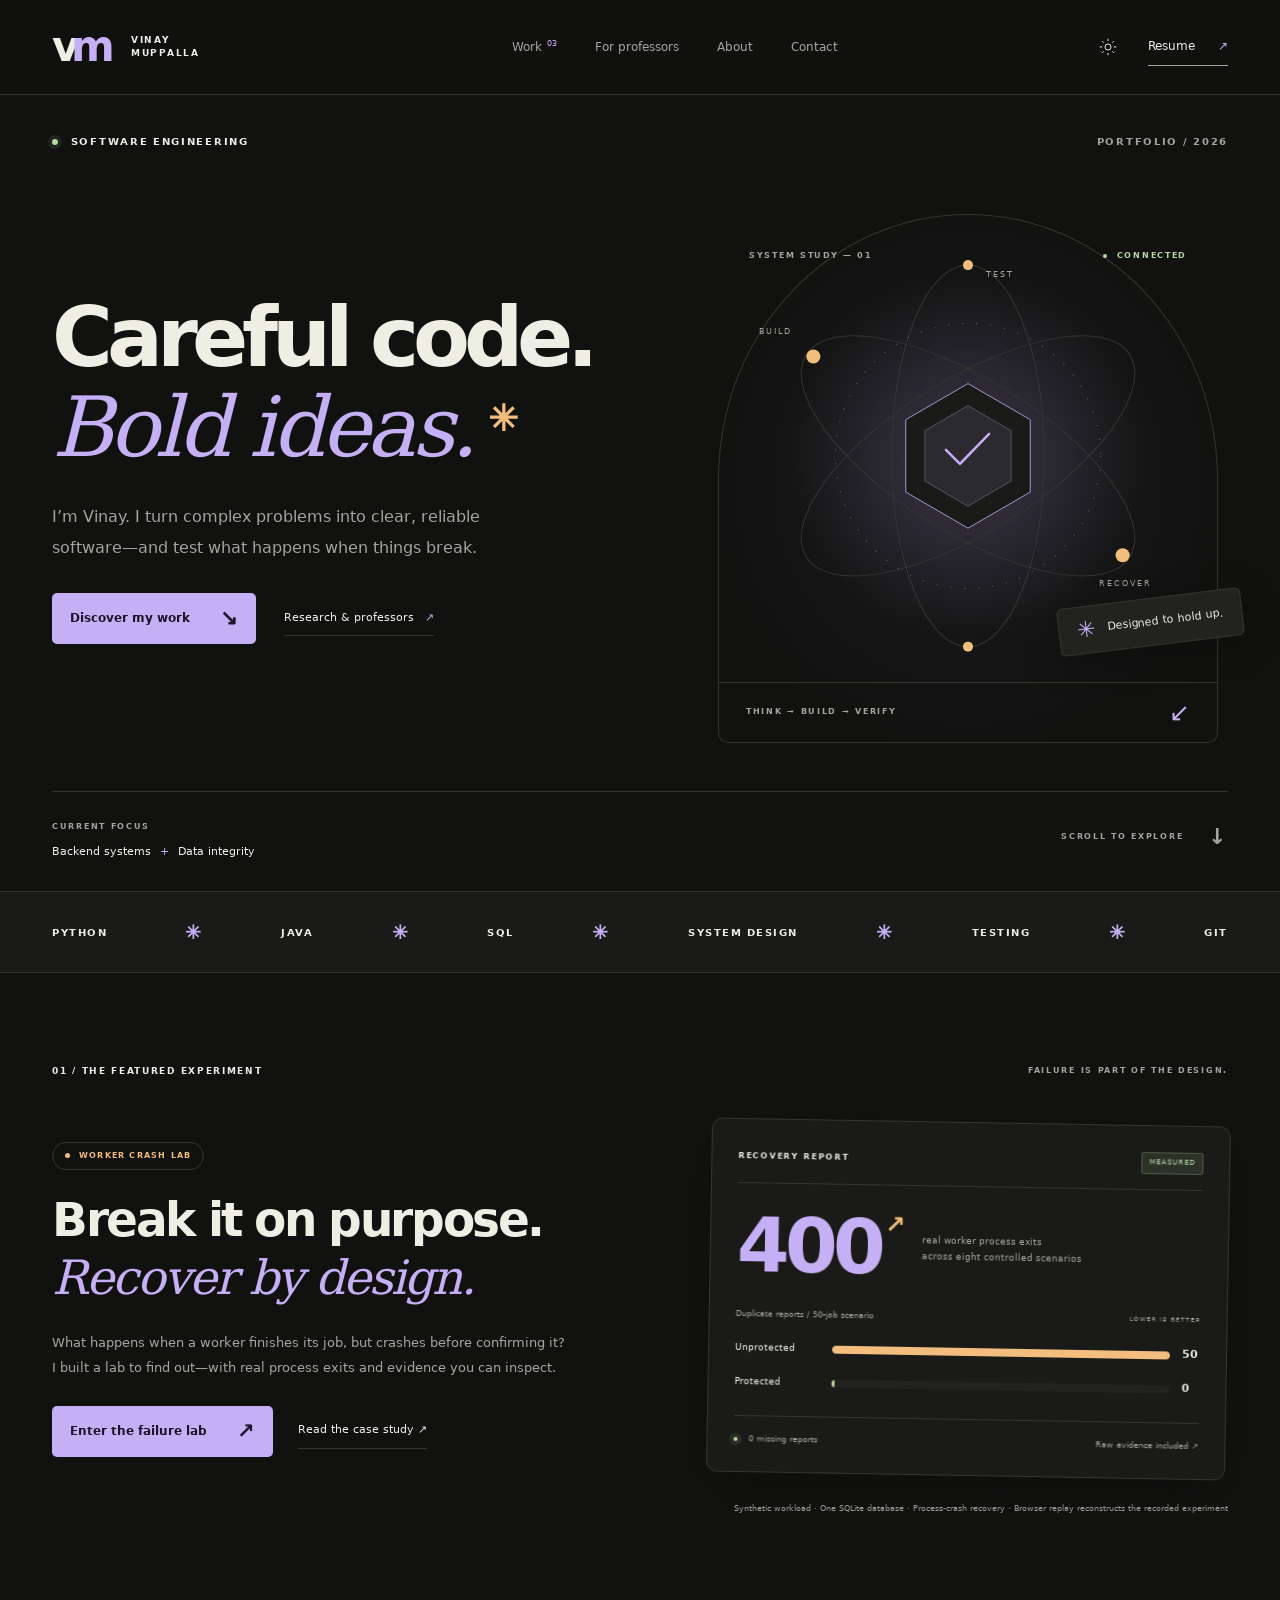
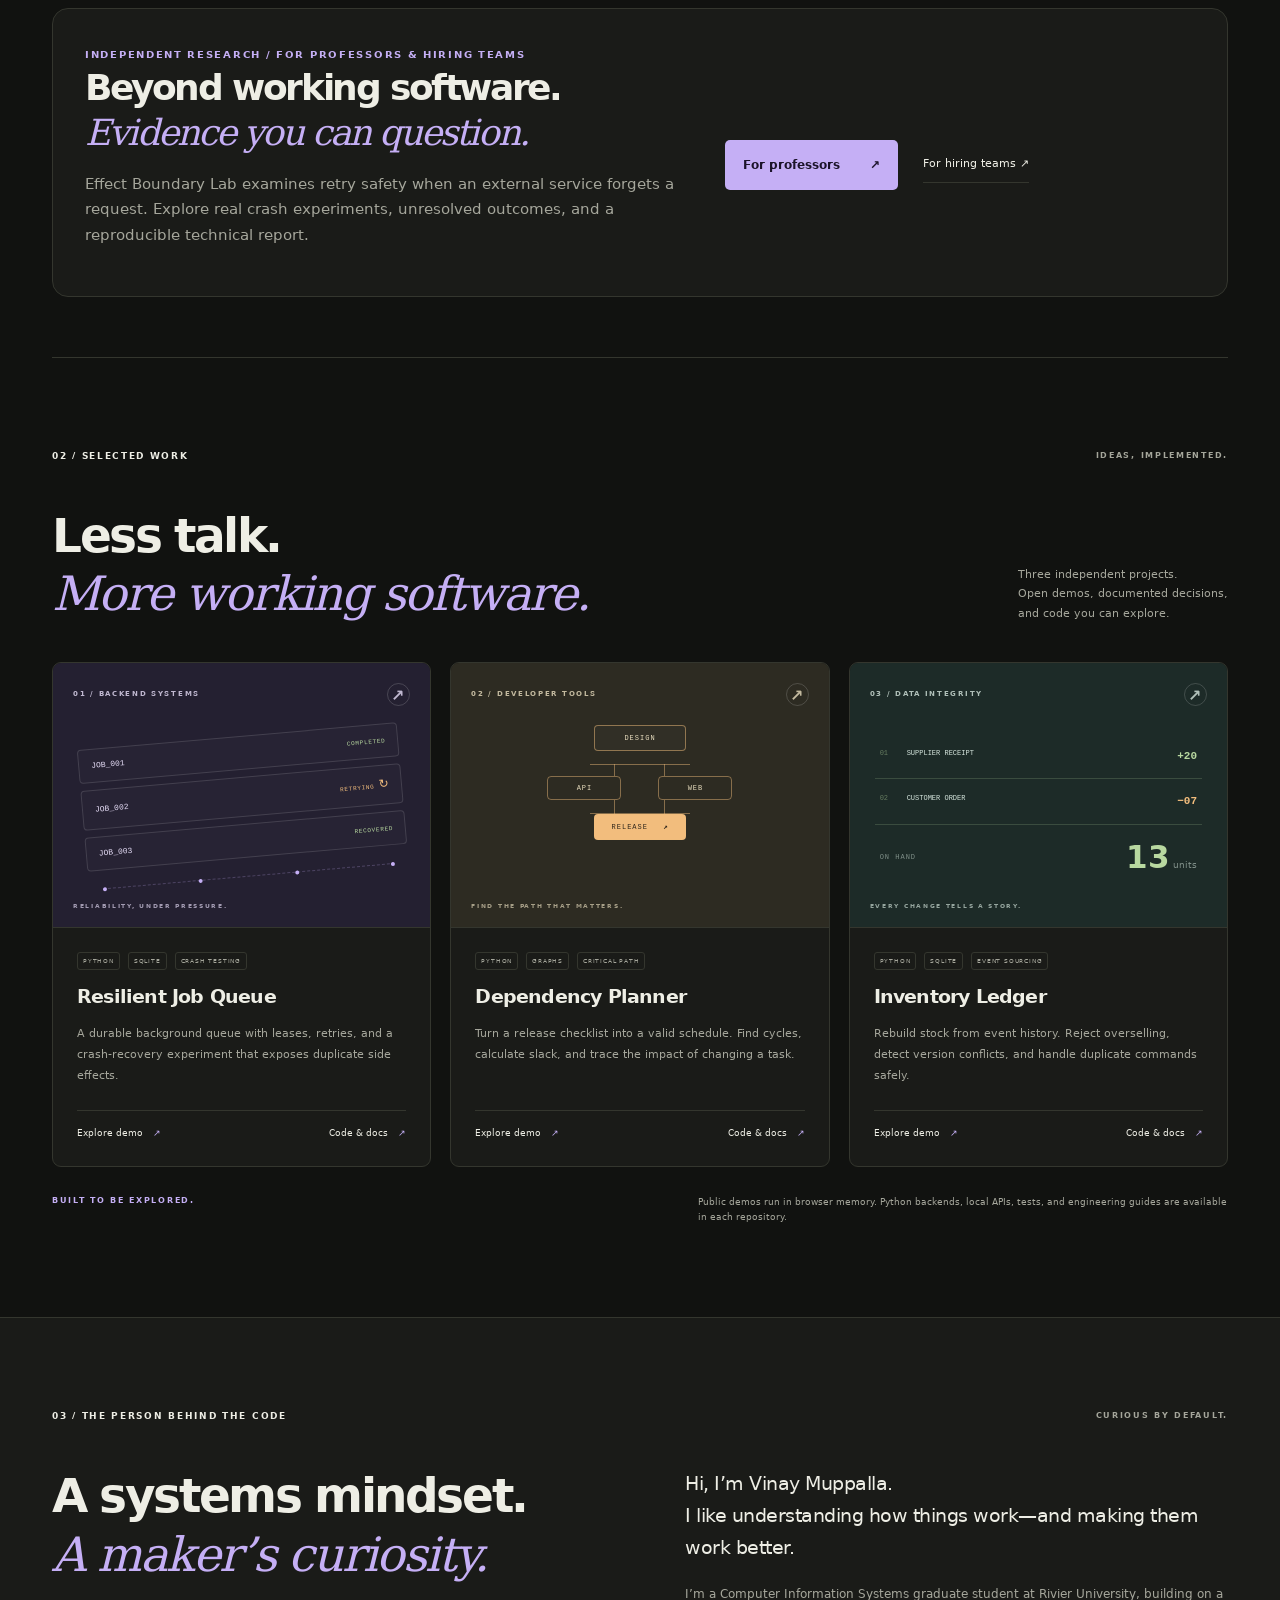
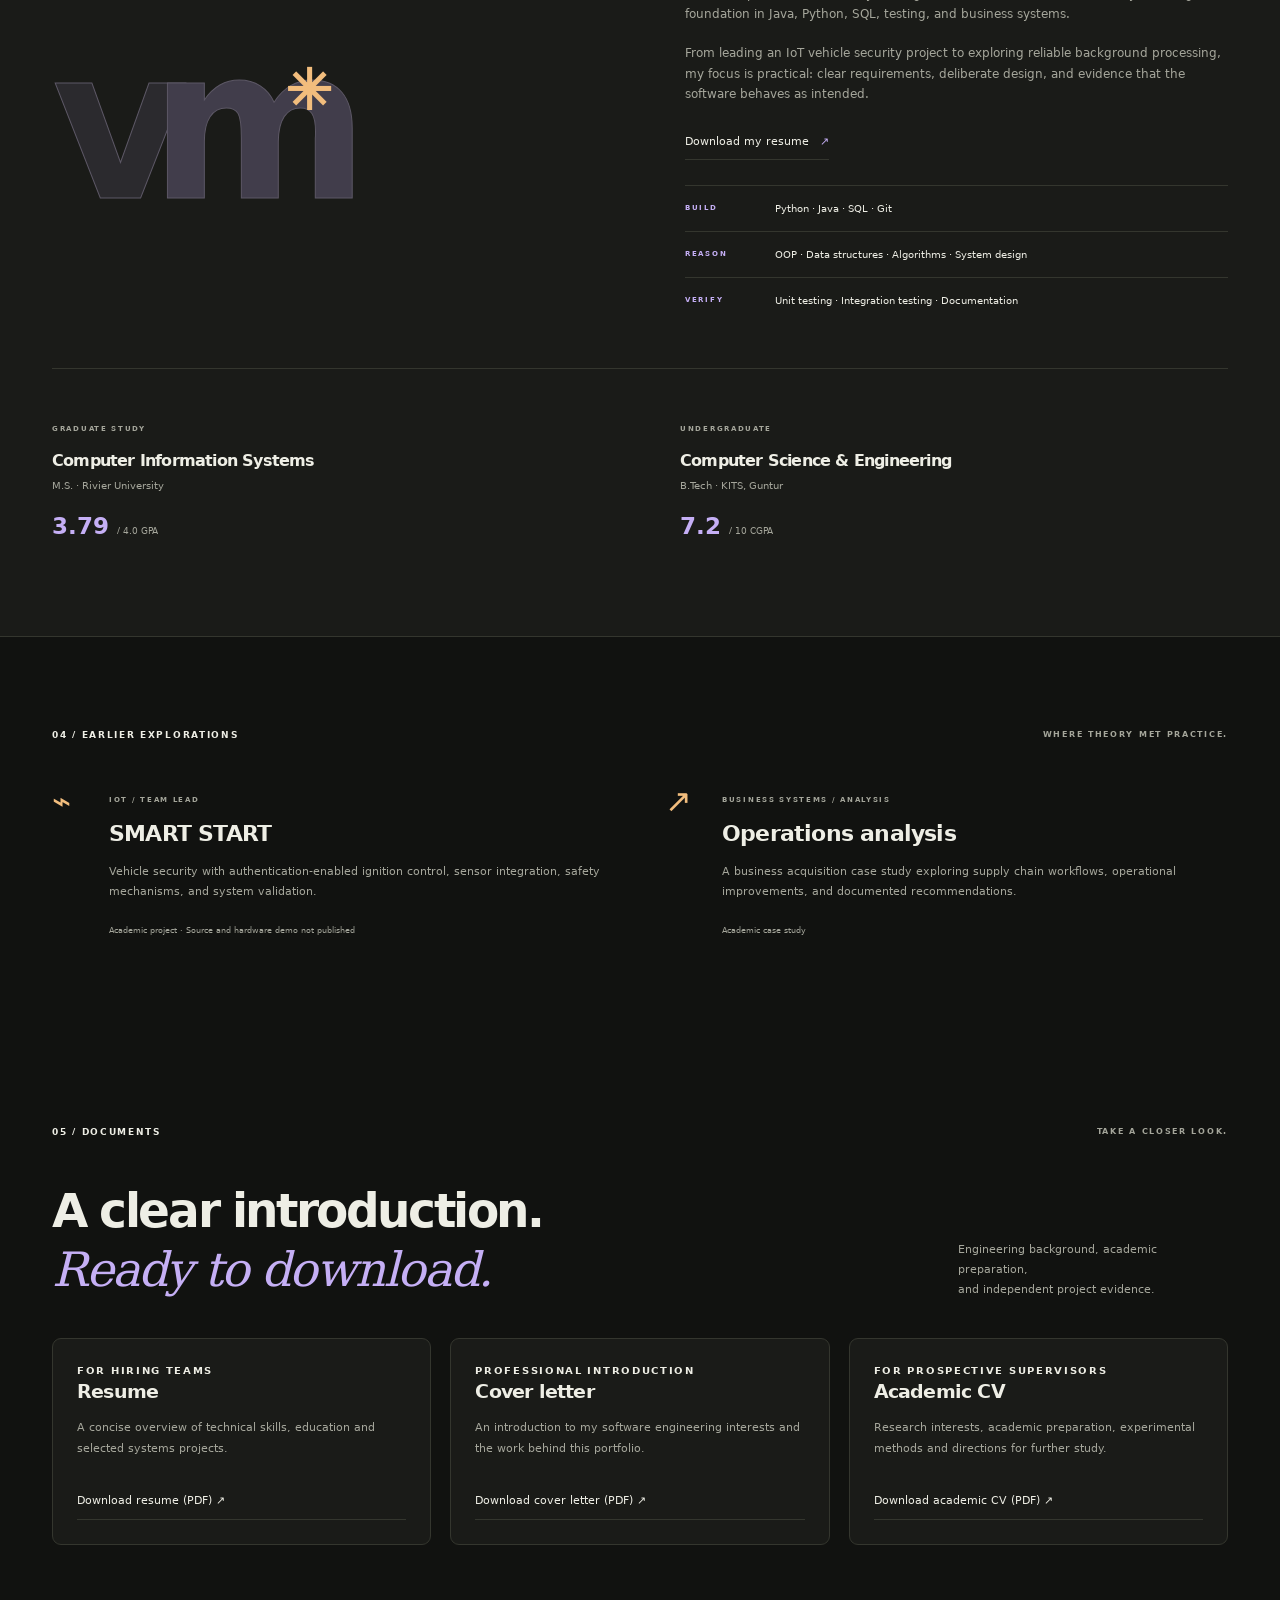
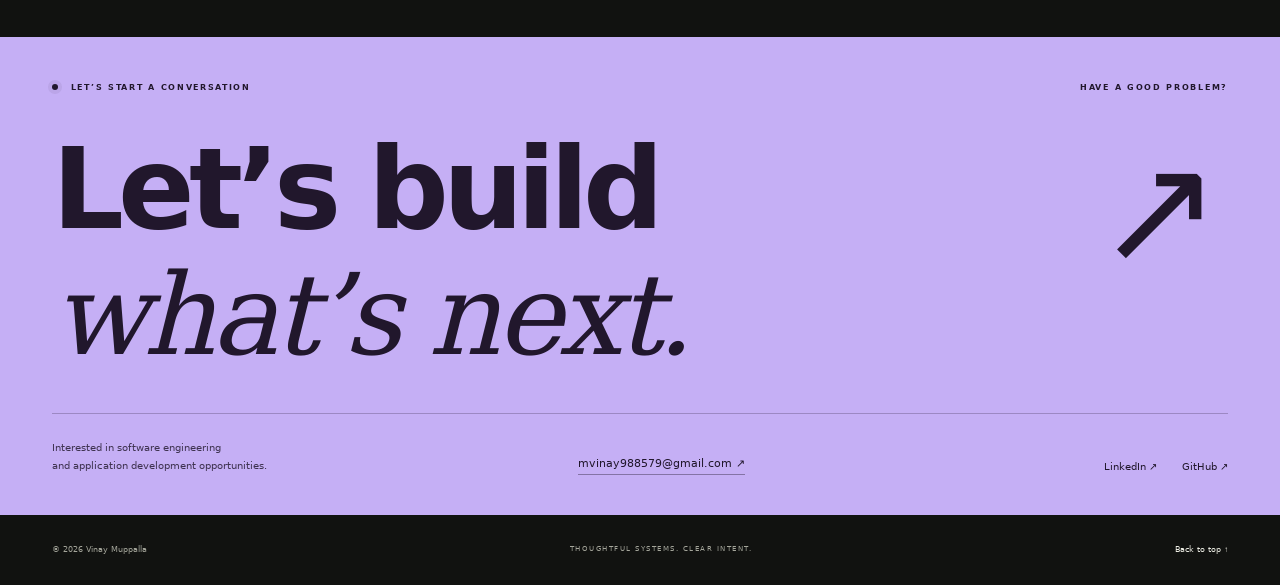
<file: index.html>
<!doctype html>
<html lang="en" data-theme="dark">
<head>
  <meta charset="utf-8">
  <meta name="viewport" content="width=device-width,initial-scale=1">
  <meta name="theme-color" content="#111210">
  <meta name="description" content="Vinay Muppalla — software engineering, thoughtful systems, and experiments you can reproduce. Explore the Worker Crash Lab and interactive Python projects.">
  <title>Vinay Muppalla — Code with intention.</title>
  <link rel="preload" href="assets/fonts/studio-sans.woff" as="font" type="font/woff" crossorigin>
  <link rel="preload" href="assets/fonts/studio-sans-bold.woff" as="font" type="font/woff" crossorigin>
  <link rel="stylesheet" href="style.css"><link rel="stylesheet" href="research/research.css">
  <link rel="icon" href="favicon.svg" type="image/svg+xml">
</head>
<body>
<a class="skip" href="#main">Skip to content</a>
<div class="reading-progress" aria-hidden="true"></div>
<header class="site-header">
  <nav aria-label="Main" class="nav shell">
    <a href="#home" class="wordmark" aria-label="Vinay Muppalla home"><span class="brand-mark">v<span>m</span></span><span class="wordmark-name">VINAY<br>MUPPALLA</span></a>
    <div class="nav-links"><a href="#work">Work<span>03</span></a><a href="research/">For professors</a><a href="#about">About</a><a href="#contact">Contact</a></div>
    <div class="nav-actions"><button class="theme-toggle" id="theme-toggle" aria-label="Switch to light theme" title="Switch theme"><svg viewBox="0 0 24 24" aria-hidden="true"><circle cx="12" cy="12" r="4"/><path d="M12 1v3m0 16v3M1 12h3m16 0h3M4.2 4.2l2 2m11.6 11.6 2 2m0-15.6-2 2M6.2 17.8l-2 2"/></svg></button><a class="nav-resume" href="Vinay_Muppalla_Resume.pdf">Resume <span>↗</span></a></div>
  </nav>
</header>
<main id="main">
<section class="hero shell" id="home">
  <div class="hero-top"><span class="micro"><i class="status-dot"></i> SOFTWARE ENGINEERING</span><span class="micro hero-index">PORTFOLIO / 2026</span></div>
  <div class="hero-layout">
    <div class="hero-copy"><h1>Careful code.<br><em>Bold ideas.</em><span class="headline-dot">✳</span></h1><p class="hero-description">I’m Vinay. I turn complex problems into clear, reliable software—and test what happens when things break.</p><div class="hero-cta"><a class="button primary" href="#work">Discover my work <span class="button-icon">↘</span></a><a class="text-link" href="research/">Research & professors <span>↗</span></a></div></div>
    <div class="system-art" aria-label="Abstract illustration of connected software components">
      <div class="art-caption micro"><span>SYSTEM STUDY — 01</span><span class="art-status"><i></i> CONNECTED</span></div>
      <svg class="orbit-art" viewBox="0 0 480 420" aria-hidden="true"><defs><linearGradient id="orbitGradient" x1="0" x2="1"><stop stop-color="#b9a2f5"/><stop offset="1" stop-color="#f1b774"/></linearGradient><radialGradient id="coreGlow"><stop stop-color="#b9a2f5" stop-opacity=".22"/><stop offset="1" stop-color="#b9a2f5" stop-opacity="0"/></radialGradient></defs><circle cx="240" cy="210" r="180" fill="url(#coreGlow)"/><g class="orbit-lines" fill="none"><ellipse cx="240" cy="210" rx="190" ry="76" transform="rotate(-32 240 210)"/><ellipse cx="240" cy="210" rx="190" ry="76" transform="rotate(32 240 210)"/><ellipse cx="240" cy="210" rx="76" ry="190"/></g><g class="orbit-ring" fill="none" stroke="url(#orbitGradient)"><circle cx="240" cy="210" r="132" stroke-dasharray="1 13"/></g><path class="core-outline" d="M240 138 302 174v72l-62 36-62-36v-72z"/><path class="core-inner" d="m240 160 43 25v50l-43 25-43-25v-50z"/><path class="core-symbol" d="m218 204 14 14 29-30"/><g class="nodes"><circle cx="86" cy="111" r="7"/><circle cx="394" cy="309" r="7"/><circle cx="240" cy="20" r="5"/><circle cx="240" cy="400" r="5"/></g><g class="art-labels"><text x="32" y="89">BUILD</text><text x="370" y="340">RECOVER</text><text x="258" y="32">TEST</text></g></svg>
      <div class="art-bottom"><span class="micro">THINK → BUILD → VERIFY</span><a href="#flagship" aria-label="Explore the featured crash lab">↙</a></div>
      <div class="floating-label"><span class="mini-spark">✳</span> Designed to hold up.</div>
    </div>
  </div>
  <div class="hero-bottom"><div><span class="micro">CURRENT FOCUS</span><p>Backend systems <span>+ </span>Data integrity</p></div><a href="#flagship" class="scroll-note micro">SCROLL TO EXPLORE <span>↓</span></a></div>
</section>
<div class="skill-ribbon" aria-label="Core technologies"><div class="shell ribbon-inner"><span>PYTHON</span><i>✳</i><span>JAVA</span><i>✳</i><span>SQL</span><i>✳</i><span>SYSTEM DESIGN</span><i>✳</i><span>TESTING</span><i>✳</i><span>GIT</span></div></div>
<section class="section shell" id="flagship">
  <div class="section-label"><span class="micro">01 / THE FEATURED EXPERIMENT</span><span class="micro muted">FAILURE IS PART OF THE DESIGN.</span></div>
  <div class="feature-grid" data-reveal>
    <div class="feature-copy"><span class="pill"><i></i> WORKER CRASH LAB</span><h2>Break it on purpose.<br><em>Recover by design.</em></h2><p>What happens when a worker finishes its job, but crashes before confirming it? I built a lab to find out—with real process exits and evidence you can inspect.</p><div class="feature-links"><a class="button primary" href="demos/resilient-job-queue/">Enter the failure lab <span class="button-icon">↗</span></a><a class="text-link" href="https://github.com/vinaychowdary9946-blip/resilient-job-queue/blob/main/docs/CRASH_LAB.md">Read the case study ↗</a></div></div>
    <div class="experiment-card"><div class="experiment-heading"><span class="micro">RECOVERY REPORT</span><span class="tiny-badge">MEASURED</span></div><div class="experiment-metric"><strong>400<span>↗</span></strong><p>real worker process exits<br>across eight controlled scenarios</p></div><div class="comparison"><div class="comparison-label"><span>Duplicate reports / 50-job scenario</span><span>LOWER IS BETTER</span></div><div class="compare-row"><span>Unprotected</span><div class="compare-track"><div class="compare-fill unsafe"></div></div><b>50</b></div><div class="compare-row"><span>Protected</span><div class="compare-track"><div class="compare-fill safe"></div></div><b>0</b></div></div><div class="experiment-foot"><span><i class="status-dot"></i> 0 missing reports</span><span>Raw evidence included ↗</span></div></div>
  </div><p class="scope-note">Synthetic workload · One SQLite database · Process-crash recovery · Browser replay reconstructs the recorded experiment</p>
</section>
<section class="shell research-page-teaser" aria-labelledby="research-teaser-title"><div><span class="micro">INDEPENDENT RESEARCH / FOR PROFESSORS & HIRING TEAMS</span><h2 id="research-teaser-title">Beyond working software.<br><em>Evidence you can question.</em></h2><p>Effect Boundary Lab examines retry safety when an external service forgets a request. Explore real crash experiments, unresolved outcomes, and a reproducible technical report.</p></div><div class="feature-links"><a class="button primary" href="research/">For professors <span>↗</span></a><a class="text-link" href="research/?view=hiring">For hiring teams ↗</a></div></section>
<section class="section shell" id="work">
  <div class="section-label"><span class="micro">02 / SELECTED WORK</span><span class="micro muted">IDEAS, IMPLEMENTED.</span></div>
  <div class="section-heading"><h2>Less talk.<br><em>More working software.</em></h2><p>Three independent projects.<br>Open demos, documented decisions,<br>and code you can explore.</p></div>
  <div class="project-grid">
    <article class="project-card queue-card" data-reveal><a class="project-visual" href="demos/resilient-job-queue/" aria-label="Try Resilient Job Queue"><div class="project-visual-top micro"><span>01 / BACKEND SYSTEMS</span><span class="visual-arrow">↗</span></div><div class="queue-graphic" aria-hidden="true"><div class="queue-line"><span>JOB_001</span><span class="state-done">COMPLETED</span></div><div class="queue-line"><span>JOB_002</span><span class="state-retry">RETRYING <i>↻</i></span></div><div class="queue-line"><span>JOB_003</span><span class="state-done">RECOVERED</span></div><div class="queue-route"><span></span><span></span><span></span><span></span></div></div><span class="visual-caption micro">RELIABILITY, UNDER PRESSURE.</span></a><div class="project-body"><div class="tags"><span>PYTHON</span><span>SQLITE</span><span>CRASH TESTING</span></div><h3>Resilient Job Queue</h3><p>A durable background queue with leases, retries, and a crash-recovery experiment that exposes duplicate side effects.</p><div class="project-links"><a href="demos/resilient-job-queue/">Explore demo <span>↗</span></a><a href="https://github.com/vinaychowdary9946-blip/resilient-job-queue">Code & docs <span>↗</span></a></div></div></article>
    <article class="project-card planner-card" data-reveal><a class="project-visual" href="demos/dependency-planner/" aria-label="Try Dependency Planner"><div class="project-visual-top micro"><span>02 / DEVELOPER TOOLS</span><span class="visual-arrow">↗</span></div><div class="planner-graphic" aria-hidden="true"><div class="plan-node design-node">DESIGN</div><div class="plan-branches"><span></span><span></span></div><div class="parallel-nodes"><span>API</span><span>WEB</span></div><div class="plan-branches reverse"><span></span><span></span></div><div class="plan-node release-node">RELEASE <b>↗</b></div></div><span class="visual-caption micro">FIND THE PATH THAT MATTERS.</span></a><div class="project-body"><div class="tags"><span>PYTHON</span><span>GRAPHS</span><span>CRITICAL PATH</span></div><h3>Dependency Planner</h3><p>Turn a release checklist into a valid schedule. Find cycles, calculate slack, and trace the impact of changing a task.</p><div class="project-links"><a href="demos/dependency-planner/">Explore demo <span>↗</span></a><a href="https://github.com/vinaychowdary9946-blip/dependency-planner">Code & docs <span>↗</span></a></div></div></article>
    <article class="project-card ledger-card" data-reveal><a class="project-visual" href="demos/inventory-ledger/" aria-label="Try Inventory Ledger"><div class="project-visual-top micro"><span>03 / DATA INTEGRITY</span><span class="visual-arrow">↗</span></div><div class="ledger-graphic" aria-hidden="true"><div class="ledger-entry"><span>01</span><span>SUPPLIER RECEIPT</span><b>+20</b></div><div class="ledger-entry"><span>02</span><span>CUSTOMER ORDER</span><b>−07</b></div><div class="ledger-total"><span>ON HAND</span><strong>13<span> units</span></strong></div></div><span class="visual-caption micro">EVERY CHANGE TELLS A STORY.</span></a><div class="project-body"><div class="tags"><span>PYTHON</span><span>SQLITE</span><span>EVENT SOURCING</span></div><h3>Inventory Ledger</h3><p>Rebuild stock from event history. Reject overselling, detect version conflicts, and handle duplicate commands safely.</p><div class="project-links"><a href="demos/inventory-ledger/">Explore demo <span>↗</span></a><a href="https://github.com/vinaychowdary9946-blip/inventory-ledger">Code & docs <span>↗</span></a></div></div></article>
  </div><div class="work-note"><span class="micro">BUILT TO BE EXPLORED.</span><p>Public demos run in browser memory. Python backends, local APIs, tests, and engineering guides are available in each repository.</p></div>
</section>
<section class="about-section" id="about"><div class="shell section"><div class="section-label"><span class="micro">03 / THE PERSON BEHIND THE CODE</span><span class="micro muted">CURIOUS BY DEFAULT.</span></div><div class="about-grid"><div data-reveal><h2>A systems mindset.<br><em>A maker’s curiosity.</em></h2><div class="about-monogram" aria-hidden="true"><span>v</span><span>m</span><i>✳</i></div></div><div class="about-copy" data-reveal><p class="about-intro">Hi, I’m Vinay Muppalla.<br>I like understanding how things work—and making them work better.</p><p>I’m a Computer Information Systems graduate student at Rivier University, building on a foundation in Java, Python, SQL, testing, and business systems.</p><p>From leading an IoT vehicle security project to exploring reliable background processing, my focus is practical: clear requirements, deliberate design, and evidence that the software behaves as intended.</p><a class="text-link" href="Vinay_Muppalla_Resume.pdf" download>Download my resume <span>↗</span></a><div class="capability-list"><div><span class="micro">BUILD</span><p>Python · Java · SQL · Git</p></div><div><span class="micro">REASON</span><p>OOP · Data structures · Algorithms · System design</p></div><div><span class="micro">VERIFY</span><p>Unit testing · Integration testing · Documentation</p></div></div></div></div><div class="education-grid" data-reveal><div><span class="micro">GRADUATE STUDY</span><h3>Computer Information Systems</h3><p>M.S. · Rivier University</p><span class="education-grade">3.79 <small>/ 4.0 GPA</small></span></div><div><span class="micro">UNDERGRADUATE</span><h3>Computer Science & Engineering</h3><p>B.Tech · KITS, Guntur</p><span class="education-grade">7.2 <small>/ 10 CGPA</small></span></div></div></div></section>
<section class="section shell academic-section"><div class="section-label"><span class="micro">04 / EARLIER EXPLORATIONS</span><span class="micro muted">WHERE THEORY MET PRACTICE.</span></div><div class="academic-grid"><article data-reveal><span class="academic-icon">⌁</span><div><span class="micro">IOT / TEAM LEAD</span><h3>SMART START</h3><p>Vehicle security with authentication-enabled ignition control, sensor integration, safety mechanisms, and system validation.</p><span class="small muted">Academic project · Source and hardware demo not published</span></div></article><article data-reveal><span class="academic-icon">↗</span><div><span class="micro">BUSINESS SYSTEMS / ANALYSIS</span><h3>Operations analysis</h3><p>A business acquisition case study exploring supply chain workflows, operational improvements, and documented recommendations.</p><span class="small muted">Academic case study</span></div></article></div></section>
<section class="section shell" id="documents" aria-labelledby="documents-title"><div class="section-label"><span class="micro">05 / DOCUMENTS</span><span class="micro muted">TAKE A CLOSER LOOK.</span></div><div class="section-heading"><h2 id="documents-title">A clear introduction.<br><em>Ready to download.</em></h2><p>Engineering background, academic preparation,<br>and independent project evidence.</p></div><div class="project-grid"><article class="project-card"><div class="project-body"><span class="micro">FOR HIRING TEAMS</span><h3>Resume</h3><p>A concise overview of technical skills, education and selected systems projects.</p><a class="text-link" href="Vinay_Muppalla_Resume.pdf" download>Download resume (PDF) ↗</a></div></article><article class="project-card"><div class="project-body"><span class="micro">PROFESSIONAL INTRODUCTION</span><h3>Cover letter</h3><p>An introduction to my software engineering interests and the work behind this portfolio.</p><a class="text-link" href="Vinay_Muppalla_Cover_Letter.pdf" download>Download cover letter (PDF) ↗</a></div></article><article class="project-card"><div class="project-body"><span class="micro">FOR PROSPECTIVE SUPERVISORS</span><h3>Academic CV</h3><p>Research interests, academic preparation, experimental methods and directions for further study.</p><a class="text-link" href="Vinay_Muppalla_Academic_CV.pdf" download>Download academic CV (PDF) ↗</a></div></article></div></section>
<section class="contact-section" id="contact"><div class="shell"><div class="contact-top"><span class="micro"><i class="status-dot"></i> LET’S START A CONVERSATION</span><span class="micro">HAVE A GOOD PROBLEM?</span></div><a class="contact-heading" href="mailto:mvinay988579@gmail.com">Let’s build<br><em>what’s next.</em><span>↗</span></a><div class="contact-bottom"><p>Interested in software engineering<br>and application development opportunities.</p><a class="email-link" href="mailto:mvinay988579@gmail.com">mvinay988579@gmail.com ↗</a><div class="social-links"><a href="https://www.linkedin.com/in/muppalla-vinay">LinkedIn ↗</a><a href="https://github.com/vinaychowdary9946-blip">GitHub ↗</a></div></div></div></section>
<footer class="shell"><span>© 2026 Vinay Muppalla</span><span>THOUGHTFUL SYSTEMS. CLEAR INTENT.</span><a href="#home">Back to top ↑</a></footer>
</main>
<script src="app.js" defer></script>
</body></html>
</file>
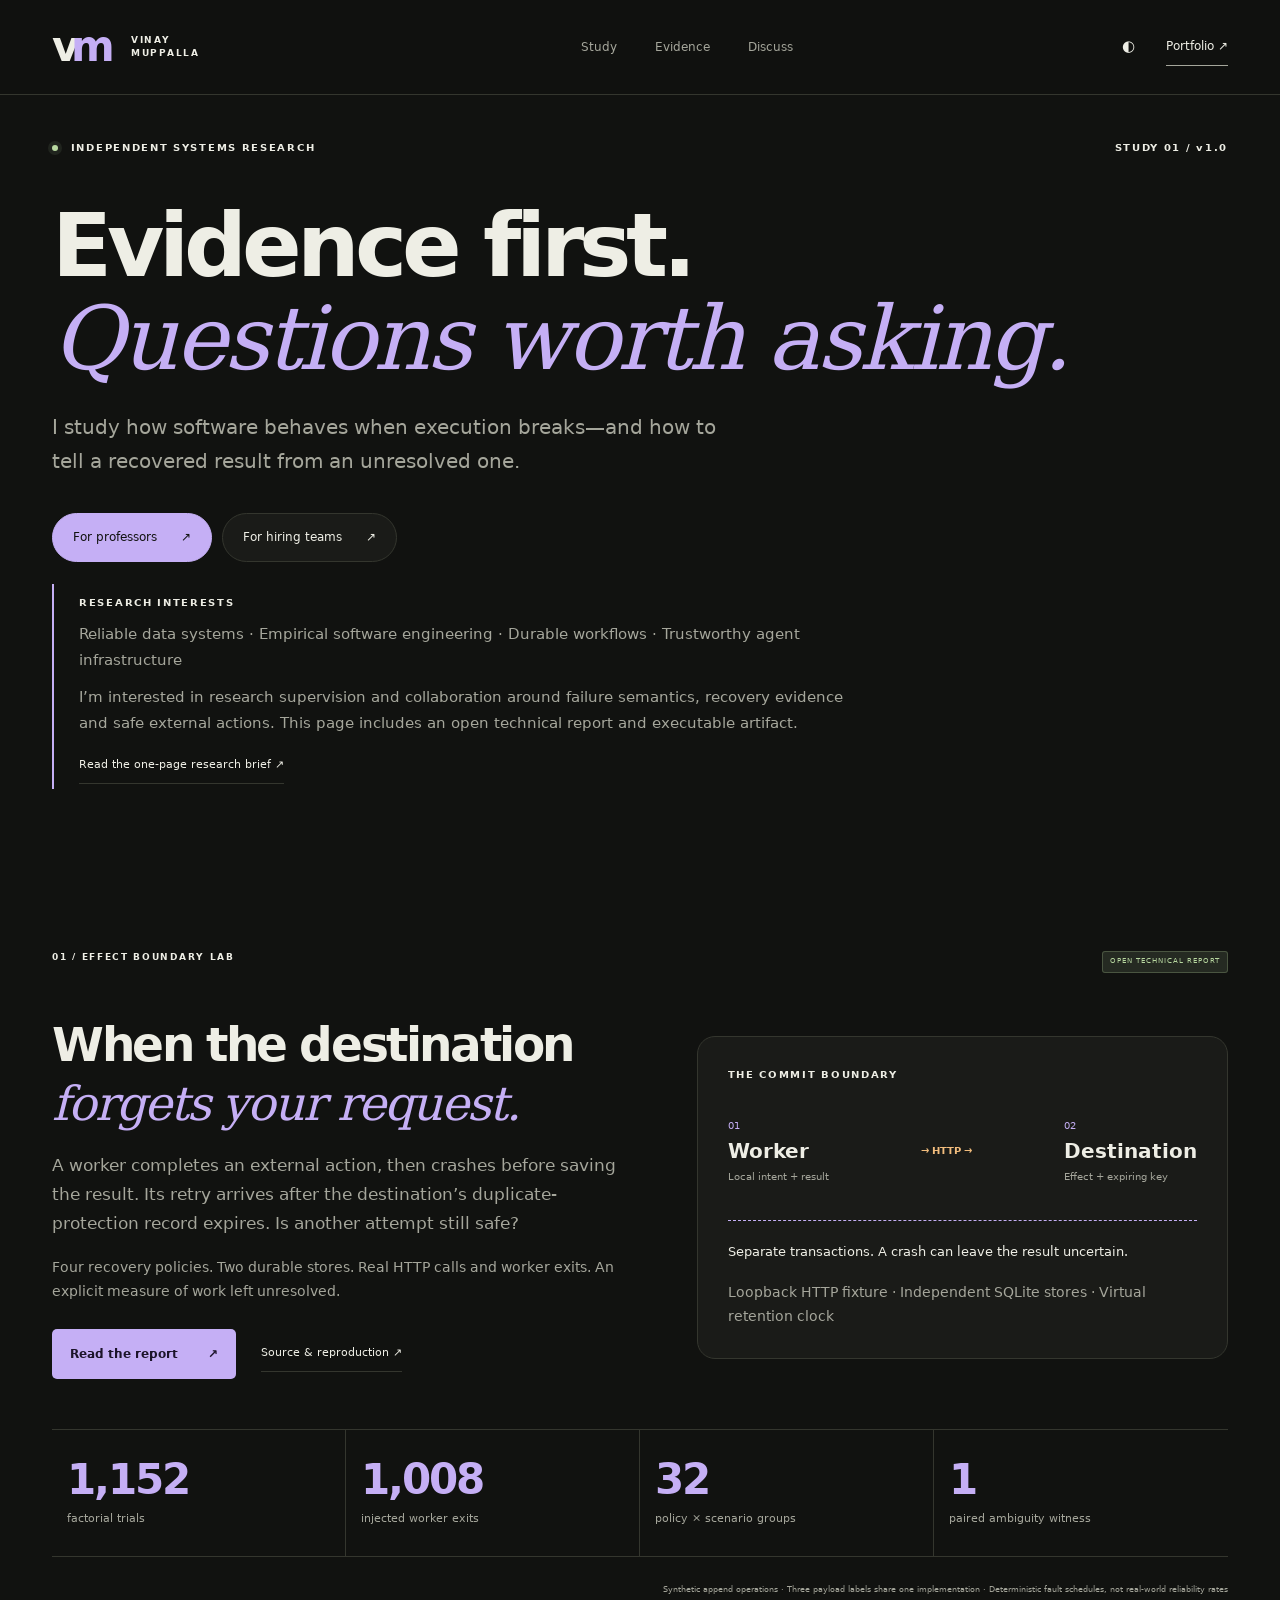
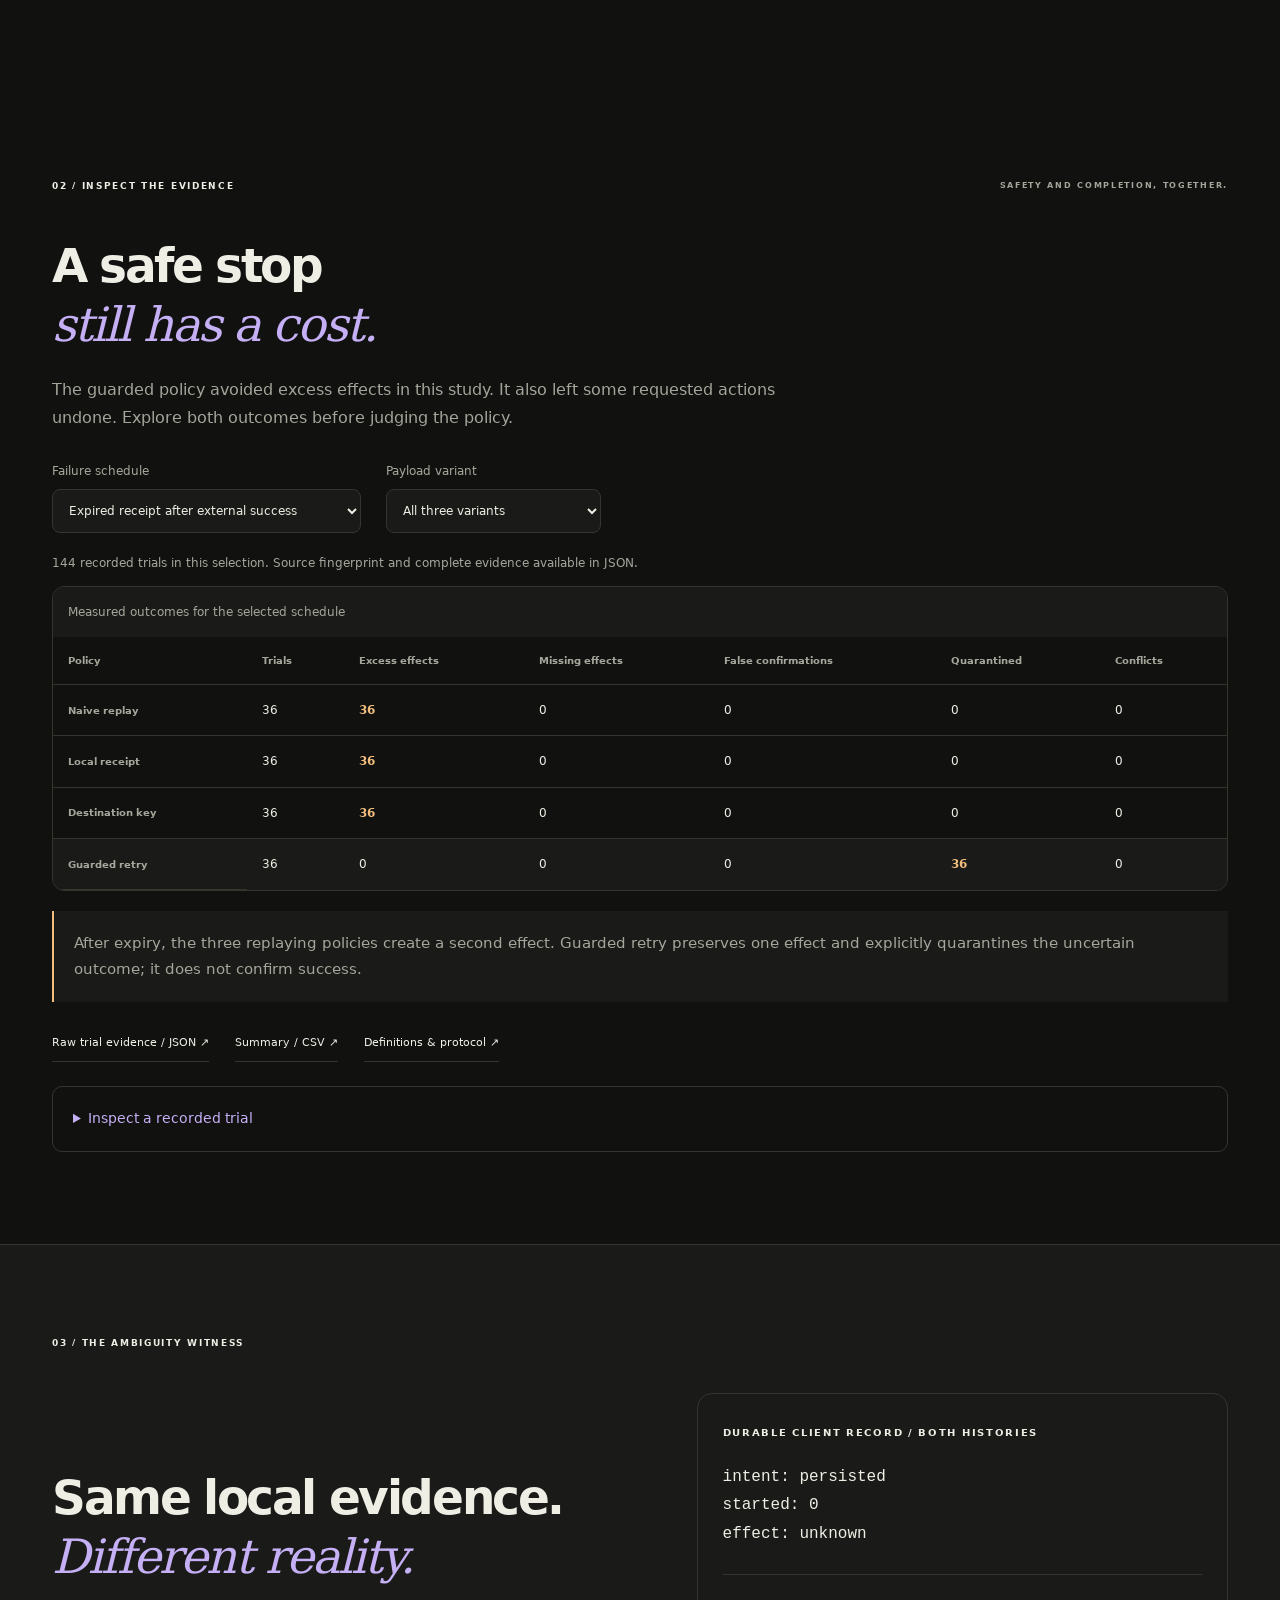
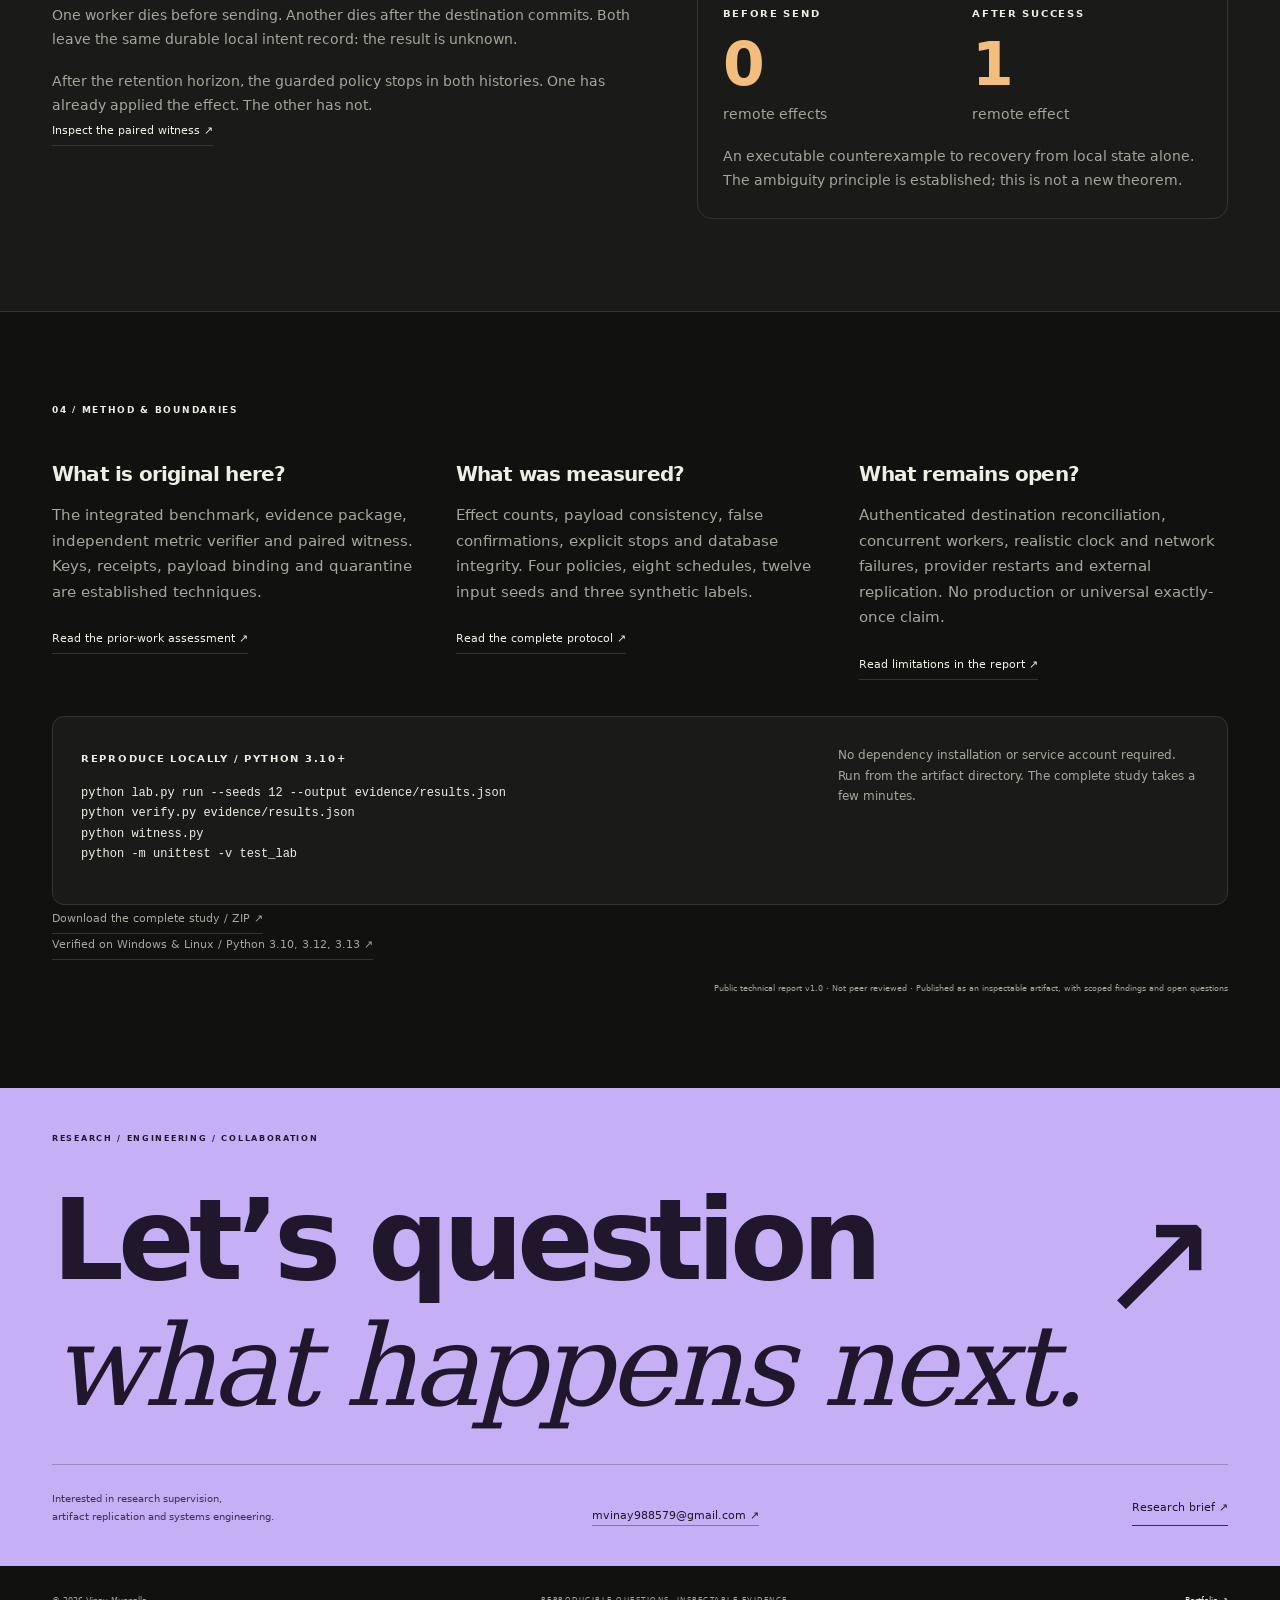
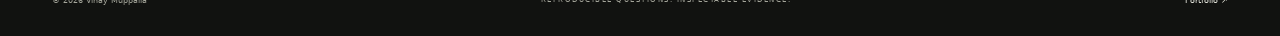
<file: research/index.html>
<!doctype html>
<html lang="en" data-theme="dark"><head><meta charset="utf-8"><meta name="viewport" content="width=device-width,initial-scale=1"><meta name="theme-color" content="#111210"><meta name="description" content="Vinay Muppalla's independent systems research: reproducible failure experiments, evidence, technical report and research interests."><title>Research / Vinay Muppalla</title><link rel="stylesheet" href="../style.css"><link rel="stylesheet" href="research.css"><link rel="icon" href="../favicon.svg" type="image/svg+xml"></head>
<body><a class="skip" href="#main">Skip to content</a><div class="reading-progress" aria-hidden="true"></div><header class="site-header"><nav class="nav shell" aria-label="Main"><a href="../" class="wordmark"><span class="brand-mark">v<span>m</span></span><span class="wordmark-name">VINAY<br>MUPPALLA</span></a><div class="nav-links"><a href="#study">Study</a><a href="#evidence">Evidence</a><a href="#discussion">Discuss</a></div><div class="nav-actions"><button class="theme-toggle" id="theme-toggle" aria-label="Switch to light theme" title="Switch theme">◐</button><a class="nav-resume" href="../">Portfolio ↗</a></div></nav></header>
<main id="main"><section class="shell research-hero"><div class="hero-top"><span class="micro"><i class="status-dot"></i> INDEPENDENT SYSTEMS RESEARCH</span><span class="micro">STUDY 01 / v1.0</span></div><h1>Evidence first.<br><em>Questions worth asking.</em></h1><p class="research-lead">I study how software behaves when execution breaks—and how to tell a recovered result from an unresolved one.</p><div class="audience-switch" role="group" aria-label="Choose your reading perspective"><button id="professor-button" aria-pressed="true" aria-controls="professor-view">For professors <span>↗</span></button><button id="hiring-button" aria-pressed="false" aria-controls="hiring-view">For hiring teams <span>↗</span></button></div><div id="professor-view" class="audience-panel"><span class="micro">RESEARCH INTERESTS</span><p>Reliable data systems · Empirical software engineering · Durable workflows · Trustworthy agent infrastructure</p><p>I’m interested in research supervision and collaboration around failure semantics, recovery evidence and safe external actions. This page includes an open technical report and executable artifact.</p><a class="text-link" href="research-brief.pdf">Read the one-page research brief ↗</a></div><div id="hiring-view" class="audience-panel" hidden><span class="micro">ENGINEERING EVIDENCE</span><p>Python · SQL transactions · HTTP contracts · Process fault injection · Concurrency tests · Reproducible evaluation</p><p>Inspect the trade-offs, source and raw evidence. The work is relevant to backend engineering, data platforms, test engineering and workflow infrastructure.</p><a class="text-link" href="../Vinay_Muppalla_Resume.pdf">Read my resume ↗</a></div></section>
<section id="study" class="section shell"><div class="section-label"><span class="micro">01 / EFFECT BOUNDARY LAB</span><span class="tiny-badge">OPEN TECHNICAL REPORT</span></div><div class="study-grid"><div><h2>When the destination<br><em>forgets your request.</em></h2><p class="study-description">A worker completes an external action, then crashes before saving the result. Its retry arrives after the destination’s duplicate-protection record expires. Is another attempt still safe?</p><p>Four recovery policies. Two durable stores. Real HTTP calls and worker exits. An explicit measure of work left unresolved.</p><div class="feature-links"><a class="button primary" href="paper.pdf">Read the report <span>↗</span></a><a class="text-link" href="https://github.com/vinaychowdary9946-blip/resilient-job-queue/tree/main/research/effect-boundary-lab">Source & reproduction ↗</a></div></div><div class="boundary-card"><div class="micro">THE COMMIT BOUNDARY</div><div class="boundary-row"><div><span>01</span><strong>Worker</strong><small>Local intent + result</small></div><b>→ HTTP →</b><div><span>02</span><strong>Destination</strong><small>Effect + expiring key</small></div></div><div class="boundary-gap">Separate transactions. A crash can leave the result uncertain.</div><p class="small">Loopback HTTP fixture · Independent SQLite stores · Virtual retention clock</p></div></div><div class="research-metrics"><div><strong id="trial-count">1,152</strong><span>factorial trials</span></div><div><strong>1,008</strong><span>injected worker exits</span></div><div><strong>32</strong><span>policy × scenario groups</span></div><div><strong>1</strong><span>paired ambiguity witness</span></div></div><p class="scope-note">Synthetic append operations · Three payload labels share one implementation · Deterministic fault schedules, not real-world reliability rates</p></section>
<section class="section shell" id="evidence"><div class="section-label"><span class="micro">02 / INSPECT THE EVIDENCE</span><span class="micro muted">SAFETY AND COMPLETION, TOGETHER.</span></div><h2>A safe stop<br><em>still has a cost.</em></h2><p class="research-intro">The guarded policy avoided excess effects in this study. It also left some requested actions undone. Explore both outcomes before judging the policy.</p><div class="evidence-controls"><label for="scenario">Failure schedule<select id="scenario"><option value="expired_after_effect">Expired receipt after external success</option><option value="expiry_before_send">Expired intent before any external action</option><option value="after_effect">Crash after external success, within horizon</option><option value="before_receipt_commit">Crash before local receipt commit</option><option value="after_receipt">Crash after local receipt commit</option><option value="changed_retry">Changed payload under reused identity</option><option value="before_send">Crash before HTTP dispatch</option><option value="clean">No-crash duplicate invocation</option></select></label><label for="workload">Payload variant<select id="workload"><option value="all">All three variants</option><option value="payment">Payment-labelled append</option><option value="stock">Stock-labelled append</option><option value="notification">Notification-labelled append</option></select></label></div><p id="data-status" role="status" aria-live="polite">Loading recorded evidence…</p><div class="table-scroll"><table><caption>Measured outcomes for the selected schedule</caption><thead><tr><th scope="col">Policy</th><th scope="col">Trials</th><th scope="col">Excess effects</th><th scope="col">Missing effects</th><th scope="col">False confirmations</th><th scope="col">Quarantined</th><th scope="col">Conflicts</th></tr></thead><tbody id="outcomes"></tbody></table></div><p id="interpretation" class="finding" aria-live="polite"></p><div class="evidence-foot"><a class="text-link" href="results.json" download>Raw trial evidence / JSON ↗</a><a class="text-link" href="results.csv" download>Summary / CSV ↗</a><a class="text-link" href="PROTOCOL.md">Definitions & protocol ↗</a></div><details class="trial-details"><summary>Inspect a recorded trial</summary><label for="trial-policy">Policy<select id="trial-policy"><option value="guarded">Guarded retry</option><option value="keyed">Destination key</option><option value="local_receipt">Local receipt</option><option value="naive">Naive replay</option></select></label><pre id="trial-record"></pre><p class="small">Shows the first matching seeded trial. This is recorded Python evidence; changing a selection does not run Python in your browser.</p></details><noscript><p>JavaScript is optional for the report. Download the JSON/CSV above or read the PDF for all results.</p></noscript></section>
<section class="witness-section"><div class="shell section"><div class="section-label"><span class="micro">03 / THE AMBIGUITY WITNESS</span></div><div class="study-grid"><div><h2>Same local evidence.<br><em>Different reality.</em></h2><p>One worker dies before sending. Another dies after the destination commits. Both leave the same durable local intent record: the result is unknown.</p><p>After the retention horizon, the guarded policy stops in both histories. One has already applied the effect. The other has not.</p><a class="text-link" href="ambiguity-witness.json">Inspect the paired witness ↗</a></div><div class="witness-visual"><div class="witness-state"><span class="micro">DURABLE CLIENT RECORD / BOTH HISTORIES</span><code>intent: persisted<br>started: 0<br>effect: unknown</code></div><div class="witness-branches"><div><span class="micro">BEFORE SEND</span><strong>0</strong><p>remote effects</p></div><div><span class="micro">AFTER SUCCESS</span><strong>1</strong><p>remote effect</p></div></div><p class="small">An executable counterexample to recovery from local state alone. The ambiguity principle is established; this is not a new theorem.</p></div></div></div></section>
<section class="section shell" id="method"><div class="section-label"><span class="micro">04 / METHOD & BOUNDARIES</span></div><div class="method-grid"><article><h3>What is original here?</h3><p>The integrated benchmark, evidence package, independent metric verifier and paired witness. Keys, receipts, payload binding and quarantine are established techniques.</p><a class="text-link" href="RELATED_WORK.md">Read the prior-work assessment ↗</a></article><article><h3>What was measured?</h3><p>Effect counts, payload consistency, false confirmations, explicit stops and database integrity. Four policies, eight schedules, twelve input seeds and three synthetic labels.</p><a class="text-link" href="PROTOCOL.md">Read the complete protocol ↗</a></article><article><h3>What remains open?</h3><p>Authenticated destination reconciliation, concurrent workers, realistic clock and network failures, provider restarts and external replication. No production or universal exactly-once claim.</p><a class="text-link" href="paper.pdf">Read limitations in the report ↗</a></article></div><div class="reproduce-box"><div><span class="micro">REPRODUCE LOCALLY / PYTHON 3.10+</span><pre>python lab.py run --seeds 12 --output evidence/results.json
python verify.py evidence/results.json
python witness.py
python -m unittest -v test_lab</pre></div><p>No dependency installation or service account required. Run from the artifact directory. The complete study takes a few minutes.</p></div><p><a class="text-link" href="effect-boundary-lab.zip" download>Download the complete study / ZIP ↗</a></p><p><a class="text-link" href="https://github.com/vinaychowdary9946-blip/resilient-job-queue/actions/runs/40007082064">Verified on Windows & Linux / Python 3.10, 3.12, 3.13 ↗</a></p><p class="scope-note">Public technical report v1.0 · Not peer reviewed · Published as an inspectable artifact, with scoped findings and open questions</p></section>
<section class="contact-section" id="discussion"><div class="shell"><div class="contact-top"><span class="micro">RESEARCH / ENGINEERING / COLLABORATION</span></div><a class="contact-heading" href="mailto:mvinay988579@gmail.com?subject=Research%20discussion%20%E2%80%94%20Effect%20Boundary%20Lab">Let’s question<br><em>what happens next.</em><span>↗</span></a><div class="contact-bottom"><p>Interested in research supervision,<br>artifact replication and systems engineering.</p><a class="email-link" href="mailto:mvinay988579@gmail.com">mvinay988579@gmail.com ↗</a><a href="research-brief.pdf" class="text-link">Research brief ↗</a></div></div></section><footer class="shell"><span>© 2026 Vinay Muppalla</span><span>REPRODUCIBLE QUESTIONS. INSPECTABLE EVIDENCE.</span><a href="../">Portfolio ↗</a></footer></main><script src="../app.js" defer></script><script src="research.js" defer></script></body></html>
</file>
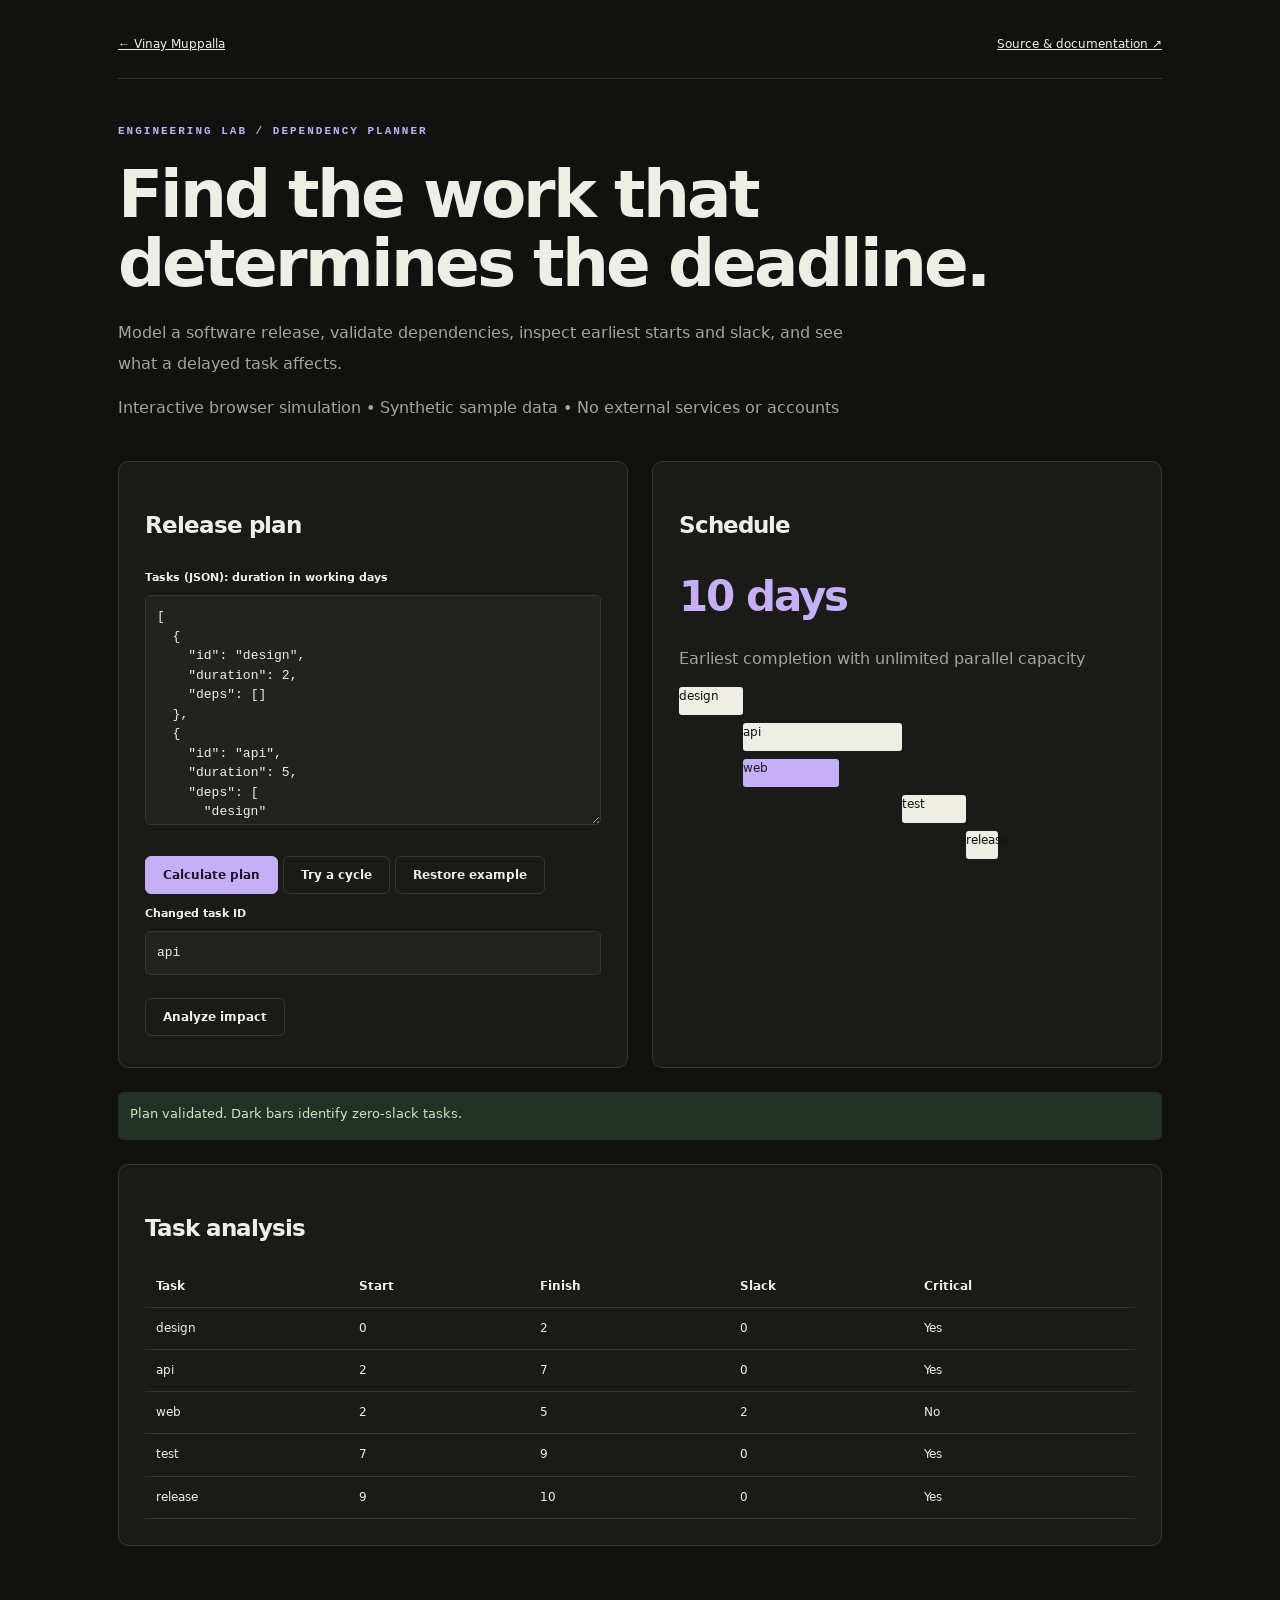
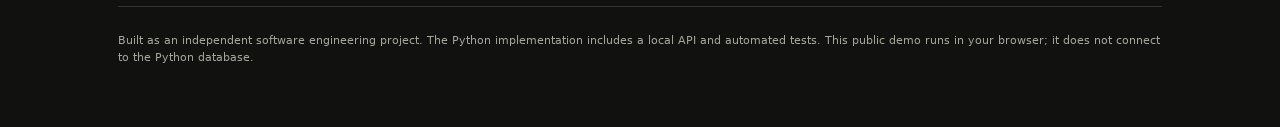
<file: demos/dependency-planner/index.html>
<!doctype html><html lang="en"><head><meta charset="utf-8"><meta name="viewport" content="width=device-width, initial-scale=1"><meta name="description" content="Model a software release, validate dependencies, inspect earliest starts and slack, and see what a delayed task affects."><title>Dependency Planner — Vinay Muppalla</title><link rel="stylesheet" href="style.css"><script src="../theme.js" defer></script></head><body><main><nav><a href="../../">← Vinay Muppalla</a><a href="https://github.com/vinaychowdary9946-blip/dependency-planner">Source & documentation ↗</a></nav><div class="eyebrow">Engineering lab / Dependency Planner</div><h1>Find the work that determines the deadline.</h1><p class="lead">Model a software release, validate dependencies, inspect earliest starts and slack, and see what a delayed task affects.</p><p class="muted">Interactive browser simulation • Synthetic sample data • No external services or accounts</p><div class="grid"><section class="panel"><h2>Release plan</h2><label for="tasks">Tasks (JSON): duration in working days</label><textarea id="tasks" spellcheck="false"></textarea><button id="plan">Calculate plan</button><button id="cycle" class="secondary">Try a cycle</button><button id="reset" class="secondary">Restore example</button><label for="changed">Changed task ID</label><input id="changed" value="api"><button id="impact" class="secondary">Analyze impact</button></section><section class="panel"><h2>Schedule</h2><div class="metric" id="duration">—</div><p class="muted">Earliest completion with unlimited parallel capacity</p><div id="schedule"></div></section></div><div id="status" class="status" role="status">Load or edit the example and calculate a plan.</div><section class="panel"><h2>Task analysis</h2><div class="scroll"><table><thead><tr><th>Task</th><th>Start</th><th>Finish</th><th>Slack</th><th>Critical</th></tr></thead><tbody id="rows"></tbody></table></div></section><footer>Built as an independent software engineering project. The Python implementation includes a local API and automated tests. This public demo runs in your browser; it does not connect to the Python database.</footer></main><script type="module" src="app.js"></script></body></html>
</file>
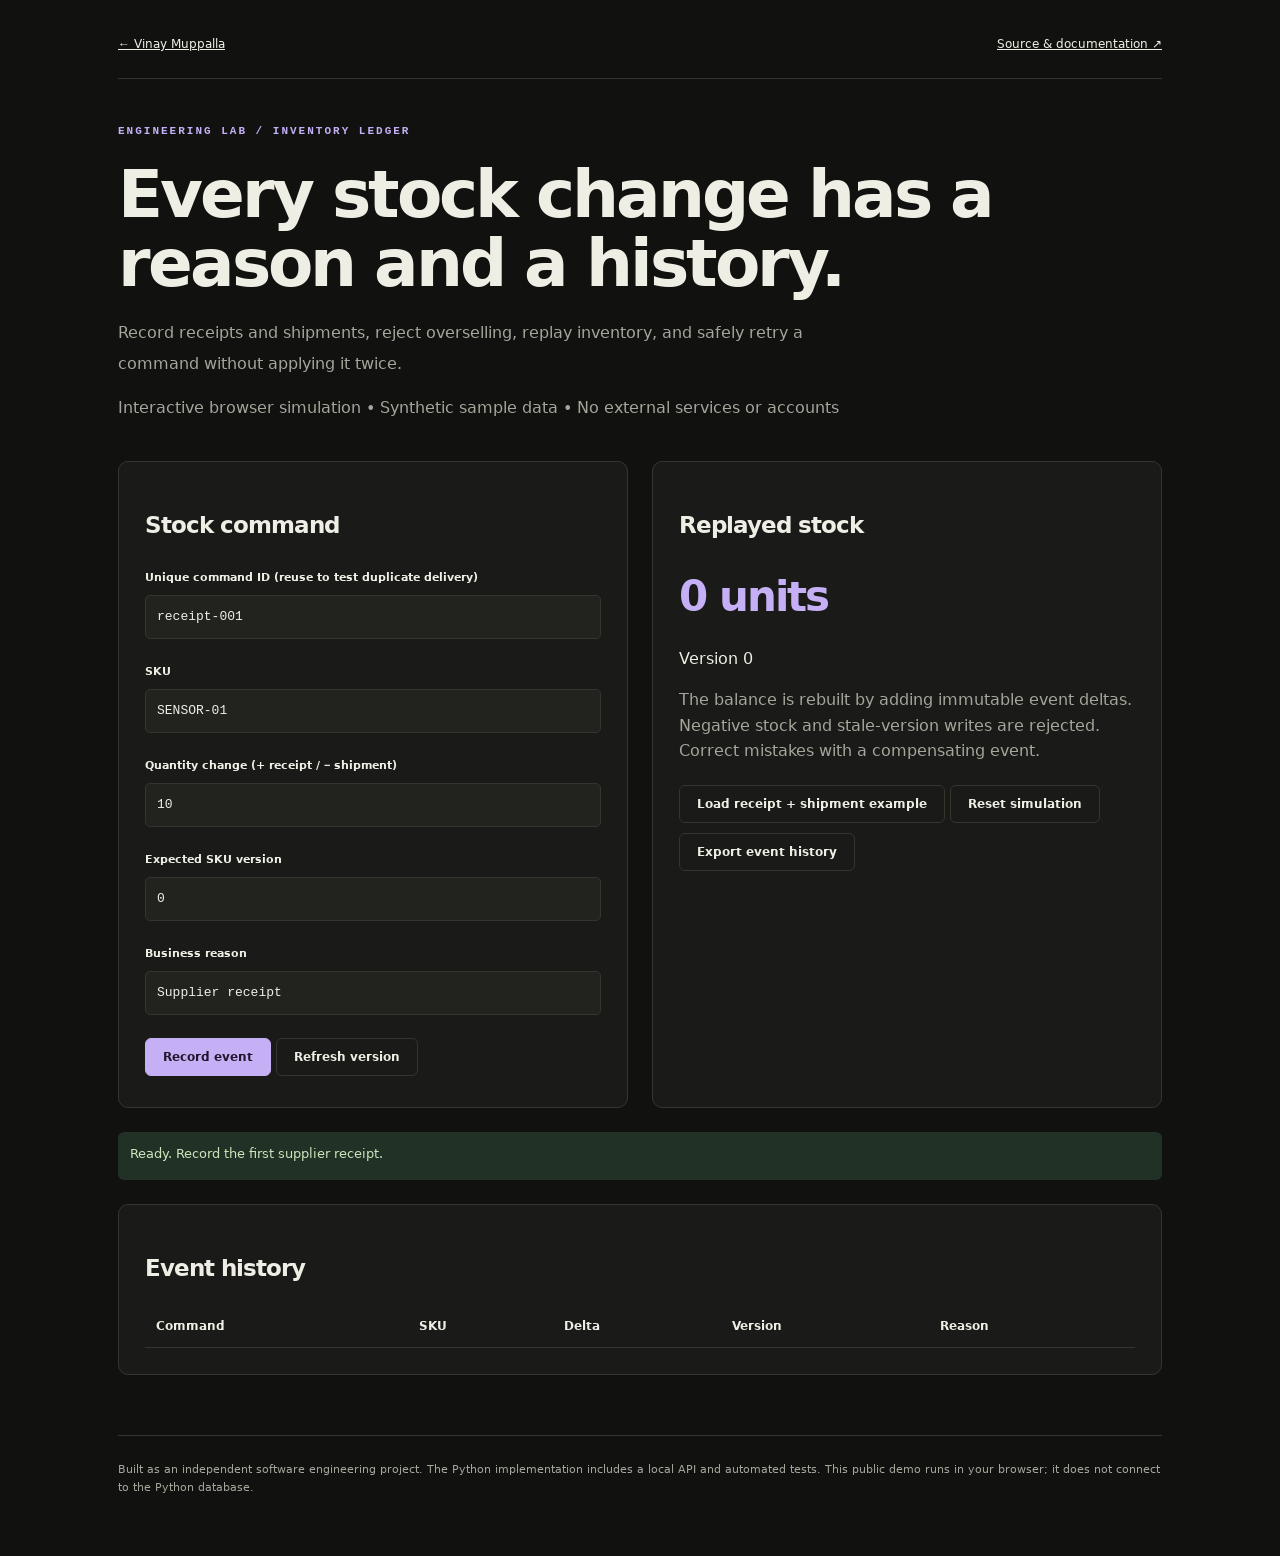
<file: demos/inventory-ledger/index.html>
<!doctype html><html lang="en"><head><meta charset="utf-8"><meta name="viewport" content="width=device-width, initial-scale=1"><meta name="description" content="Record receipts and shipments, reject overselling, replay inventory, and safely retry a command without applying it twice."><title>Inventory Ledger — Vinay Muppalla</title><link rel="stylesheet" href="style.css"><script src="../theme.js" defer></script></head><body><main><nav><a href="../../">← Vinay Muppalla</a><a href="https://github.com/vinaychowdary9946-blip/inventory-ledger">Source & documentation ↗</a></nav><div class="eyebrow">Engineering lab / Inventory Ledger</div><h1>Every stock change has a reason and a history.</h1><p class="lead">Record receipts and shipments, reject overselling, replay inventory, and safely retry a command without applying it twice.</p><p class="muted">Interactive browser simulation • Synthetic sample data • No external services or accounts</p><div class="grid"><section class="panel"><h2>Stock command</h2><label for="command">Unique command ID (reuse to test duplicate delivery)</label><input id="command" value="receipt-001"><label for="sku">SKU</label><input id="sku" value="SENSOR-01"><label for="delta">Quantity change (+ receipt / − shipment)</label><input id="delta" type="number" step="1" value="10"><label for="version">Expected SKU version</label><input id="version" type="number" min="0" step="1" value="0"><label for="reason">Business reason</label><input id="reason" value="Supplier receipt"><button id="apply">Record event</button><button id="refresh" class="secondary">Refresh version</button></section><section class="panel"><h2>Replayed stock</h2><div class="metric" id="stock">0 units</div><p id="ver">Version 0</p><p class="muted">The balance is rebuilt by adding immutable event deltas. Negative stock and stale-version writes are rejected. Correct mistakes with a compensating event.</p><button id="sample" class="secondary">Load receipt + shipment example</button><button id="reset" class="secondary">Reset simulation</button><button id="export" class="secondary">Export event history</button></section></div><div id="status" class="status" role="status">Ready. Record the first supplier receipt.</div><section class="panel"><h2>Event history</h2><div class="scroll"><table><thead><tr><th>Command</th><th>SKU</th><th>Delta</th><th>Version</th><th>Reason</th></tr></thead><tbody id="rows"></tbody></table></div></section><footer>Built as an independent software engineering project. The Python implementation includes a local API and automated tests. This public demo runs in your browser; it does not connect to the Python database.</footer></main><script type="module" src="app.js"></script></body></html>
</file>
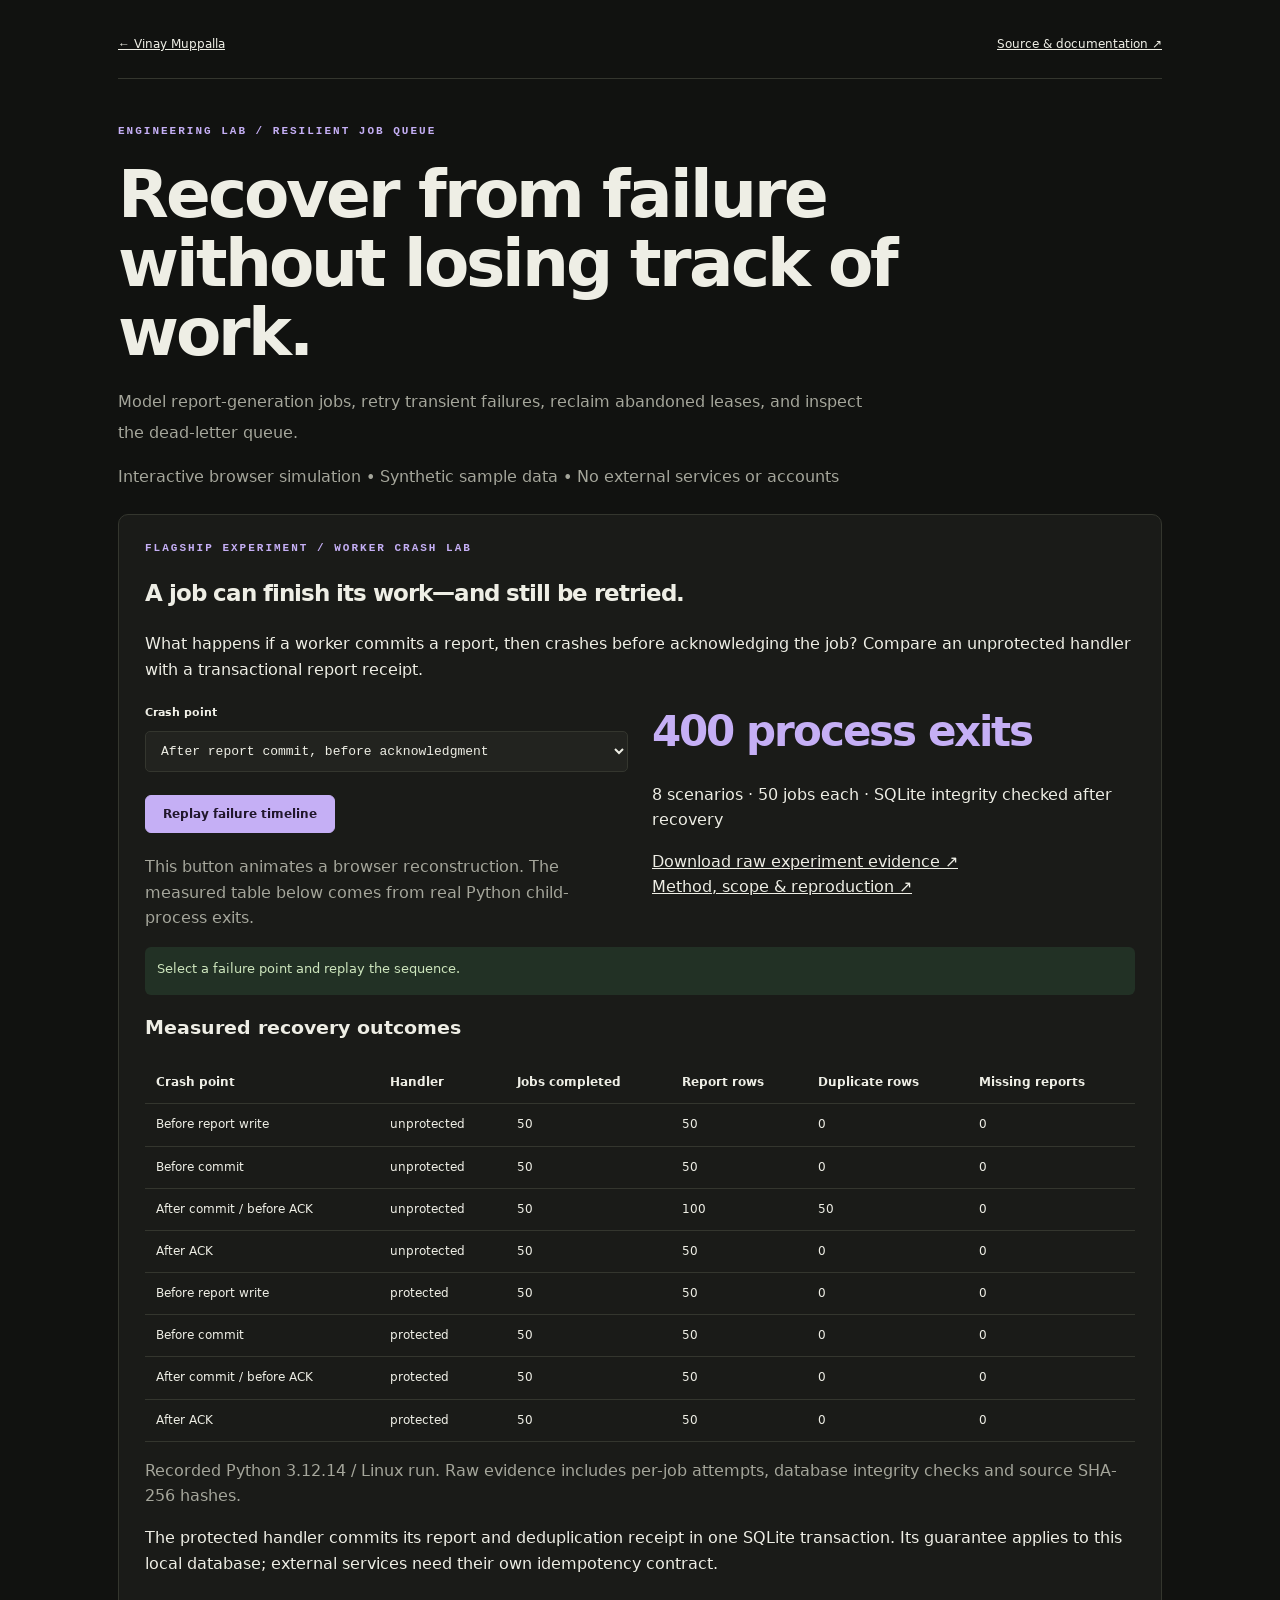
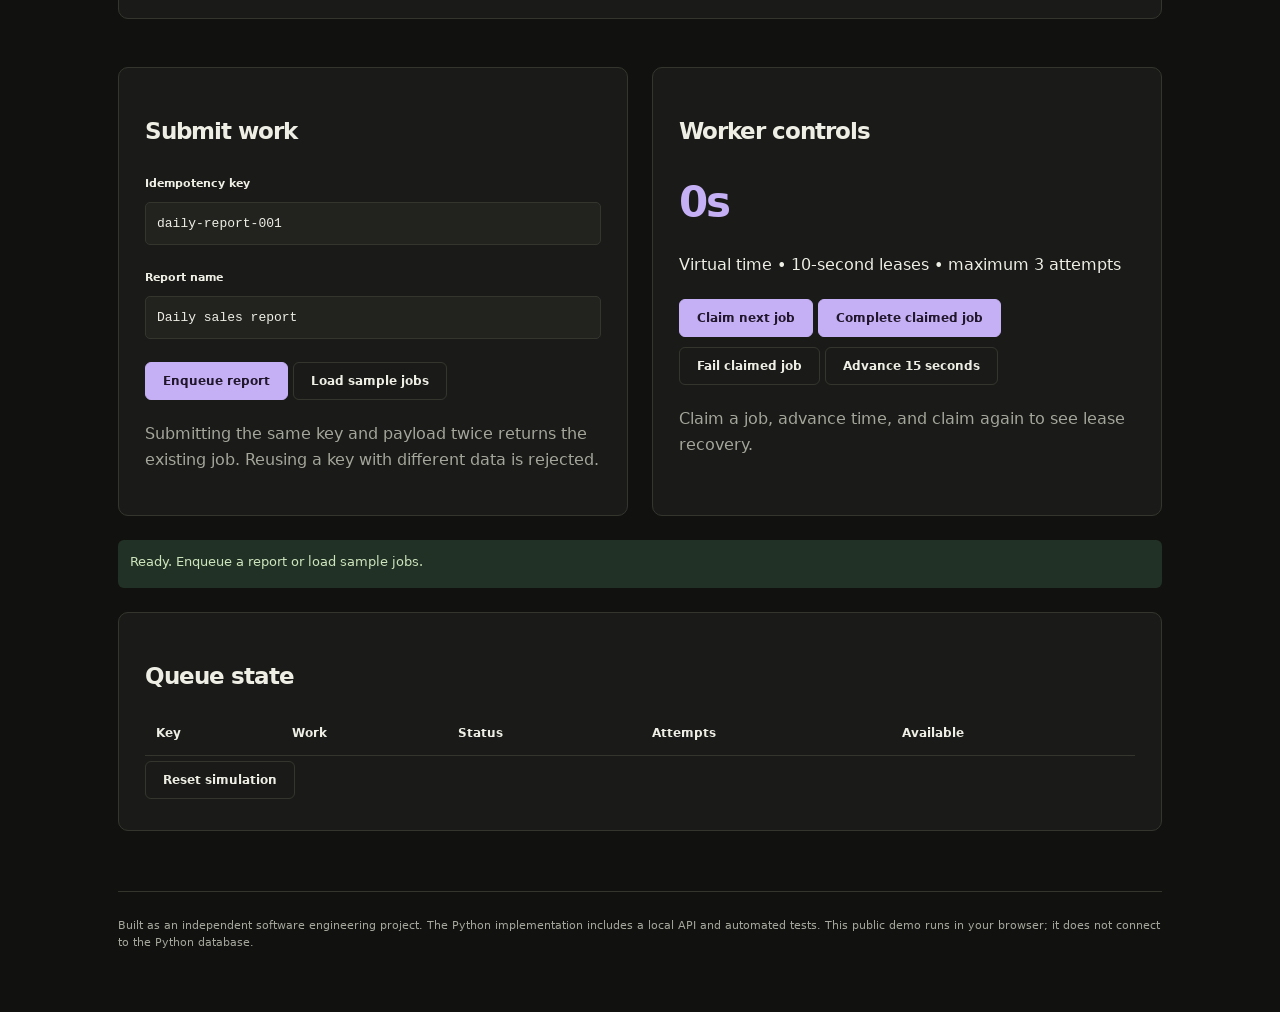
<file: demos/resilient-job-queue/index.html>
<!doctype html><html lang="en"><head><meta charset="utf-8"><meta name="viewport" content="width=device-width, initial-scale=1"><meta name="description" content="Model report-generation jobs, retry transient failures, reclaim abandoned leases, and inspect the dead-letter queue."><title>Resilient Job Queue — Vinay Muppalla</title><link rel="stylesheet" href="style.css"><script src="../theme.js" defer></script></head><body><main><nav><a href="../../">← Vinay Muppalla</a><a href="https://github.com/vinaychowdary9946-blip/resilient-job-queue">Source & documentation ↗</a></nav><div class="eyebrow">Engineering lab / Resilient Job Queue</div><h1>Recover from failure without losing track of work.</h1><p class="lead">Model report-generation jobs, retry transient failures, reclaim abandoned leases, and inspect the dead-letter queue.</p><p class="muted">Interactive browser simulation • Synthetic sample data • No external services or accounts</p><section class="panel" aria-labelledby="lab-title"><div class="eyebrow">Flagship experiment / Worker Crash Lab</div><h2 id="lab-title">A job can finish its work—and still be retried.</h2><p>What happens if a worker commits a report, then crashes before acknowledging the job? Compare an unprotected handler with a transactional report receipt.</p><div class="grid"><div><label for="crash-point">Crash point</label><select id="crash-point"><option value="after_commit">After report commit, before acknowledgment</option><option value="before_commit">During report transaction, before commit</option><option value="before_effect">Before the report is written</option><option value="after_ack">After job acknowledgment</option></select><button id="replay-crash">Replay failure timeline</button><p class="small muted">This button animates a browser reconstruction. The measured table below comes from real Python child-process exits.</p></div><div><div class="metric">400 process exits</div><p>8 scenarios · 50 jobs each · SQLite integrity checked after recovery</p><a href="crash-results.json" download>Download raw experiment evidence ↗</a><br><a href="https://github.com/vinaychowdary9946-blip/resilient-job-queue/blob/main/docs/CRASH_LAB.md">Method, scope & reproduction ↗</a></div></div><div id="crash-timeline" class="status" role="status" aria-live="polite">Select a failure point and replay the sequence.</div><h3>Measured recovery outcomes</h3><div class="scroll"><table><thead><tr><th>Crash point</th><th>Handler</th><th>Jobs completed</th><th>Report rows</th><th>Duplicate rows</th><th>Missing reports</th></tr></thead><tbody id="evidence-rows"></tbody></table></div><p id="evidence-status" class="small muted" role="status">Loading recorded evidence…</p><p class="small">The protected handler commits its report and deduplication receipt in one SQLite transaction. Its guarantee applies to this local database; external services need their own idempotency contract.</p></section><div class="grid"><section class="panel"><h2>Submit work</h2><label for="key">Idempotency key</label><input id="key" value="daily-report-001"><label for="payload">Report name</label><input id="payload" value="Daily sales report"><button id="enqueue">Enqueue report</button><button id="sample" class="secondary">Load sample jobs</button><p class="muted">Submitting the same key and payload twice returns the existing job. Reusing a key with different data is rejected.</p></section><section class="panel"><h2>Worker controls</h2><div class="metric" id="clock">0s</div><p>Virtual time • 10-second leases • maximum 3 attempts</p><button id="claim">Claim next job</button><button id="complete">Complete claimed job</button><button id="fail" class="secondary">Fail claimed job</button><button id="advance" class="secondary">Advance 15 seconds</button><p class="muted">Claim a job, advance time, and claim again to see lease recovery.</p></section></div><div id="status" class="status" role="status">Ready. Enqueue a report or load sample jobs.</div><section class="panel"><h2>Queue state</h2><div class="scroll"><table><thead><tr><th>Key</th><th>Work</th><th>Status</th><th>Attempts</th><th>Available</th></tr></thead><tbody id="rows"></tbody></table></div><button id="reset" class="secondary">Reset simulation</button></section><footer>Built as an independent software engineering project. The Python implementation includes a local API and automated tests. This public demo runs in your browser; it does not connect to the Python database.</footer></main><script type="module" src="app.js"></script><script type="module" src="crash.js"></script></body></html>
</file>
<file: style.css>
@font-face{font-family:Studio;src:url('assets/fonts/studio-sans.woff') format('woff');font-weight:400;font-display:swap}@font-face{font-family:Studio;src:url('assets/fonts/studio-sans-bold.woff') format('woff');font-weight:700;font-display:swap}@font-face{font-family:Editorial;src:url('assets/fonts/editorial-serif.woff') format('woff');font-weight:400;font-display:swap}
:root{color-scheme:dark;--bg:#111210;--surface:#1a1b18;--raised:#22231f;--ink:#eeeee5;--muted:#a5a69b;--line:#34362e;--accent:#c5aff5;--amber:#f2bd7d;--green:#b8d8a0;--header:rgba(17,18,16,.9);--shadow:rgba(0,0,0,.25)}
:root[data-theme=light]{color-scheme:light;--bg:#f3f1e9;--surface:#eae7de;--raised:#ffffff;--ink:#22251e;--muted:#64685d;--line:#d3d2c6;--accent:#674498;--amber:#935515;--green:#426a28;--header:rgba(243,241,233,.9);--shadow:rgba(38,41,30,.08)}
*{box-sizing:border-box}html{scroll-behavior:smooth;scroll-padding-top:104px}body{margin:0;background:var(--bg);color:var(--ink);font:15px/1.7 Studio,Arial,sans-serif;-webkit-font-smoothing:antialiased;transition:background-color .35s,color .35s}::selection{color:#111210;background:#c5aff5}a{color:inherit;text-decoration:none}button{font:inherit}button,a{-webkit-tap-highlight-color:transparent}button{cursor:pointer}svg{display:block}p,h1,h2,h3{margin:0}p{color:var(--muted)}:focus-visible{outline:2px solid var(--accent);outline-offset:6px}.shell{width:min(1240px,calc(100% - 104px));margin-inline:auto}.micro{font:10px/1.5 Studio,sans-serif;letter-spacing:1.7px;font-weight:700}.muted{color:var(--muted)}.small{font-size:11px}.skip{position:fixed;top:-80px;left:20px;z-index:100;background:var(--accent);color:var(--bg);padding:10px}.skip:focus{top:10px}.reading-progress{position:fixed;inset:0 auto auto 0;width:0;height:2px;background:var(--accent);z-index:60;pointer-events:none}.site-header{position:sticky;top:0;z-index:50;background:var(--header);backdrop-filter:blur(20px);border-bottom:1px solid var(--line)}.nav{height:94px;display:flex;align-items:center;justify-content:space-between}.wordmark{display:flex;align-items:center;gap:17px}.brand-mark{font-size:42px;line-height:1;font-weight:700;letter-spacing:-8px;display:inline-block;padding-right:7px}.brand-mark span{color:var(--accent)}.wordmark-name{font-size:9px;line-height:1.5;letter-spacing:1.7px;font-weight:700}.nav-links{display:flex;gap:38px;margin-left:60px}.nav-links a{font-size:12px;position:relative;color:var(--muted);transition:color .2s}.nav-links a:after{content:'';position:absolute;bottom:-6px;left:0;width:0;height:1px;background:var(--accent);transition:width .25s}.nav-links a:hover,.nav-links a.active{color:var(--ink)}.nav-links a:hover:after,.nav-links a.active:after{width:100%}.nav-links a span{font-size:8px;margin-left:5px;color:var(--accent);vertical-align:super}.nav-actions{display:flex;gap:23px;align-items:center}.theme-toggle{border:0;background:none;color:var(--ink);padding:8px;border-radius:50%;transition:transform .35s,background .2s}.theme-toggle:hover{transform:rotate(35deg);background:var(--raised)}.theme-toggle svg{width:18px;height:18px;fill:none;stroke:currentColor;stroke-width:1.3}.nav-resume{font-size:12px;padding:8px 0;border-bottom:1px solid var(--muted)}.nav-resume span{margin-left:19px;color:var(--accent)}.hero{padding-top:39px}.hero-top{display:flex;justify-content:space-between;align-items:center}.status-dot{width:6px;height:6px;border-radius:50%;background:var(--green);display:inline-block;margin-right:8px;box-shadow:0 0 0 4px color-mix(in srgb,var(--green) 9%,transparent)}.hero-index{color:var(--muted)}.hero-layout{display:grid;grid-template-columns:1.15fr 1fr;gap:15px;align-items:center;padding:45px 0 48px}.hero-copy{position:relative;z-index:2}h1{font-size:clamp(52px,6.5vw,92px);font-weight:700;line-height:1.09;letter-spacing:-6px}h1 em,h2 em,.contact-heading em{font-family:Editorial,Georgia,serif;font-style:italic;font-weight:400;letter-spacing:-4px;color:var(--accent)}.headline-dot{font-size:36px;color:var(--amber);display:inline-block;vertical-align:top;line-height:2;margin-left:15px;animation:slow-spin 22s linear infinite}.hero-description{font-size:16px;line-height:1.9;max-width:465px;margin-top:28px}.hero-cta{display:flex;align-items:center;gap:28px;margin-top:30px}.button{display:inline-flex;align-items:center;justify-content:space-between;gap:30px;font-size:12px;font-weight:700;padding:15px 18px;border-radius:5px;transition:background .25s,transform .25s,box-shadow .25s}.button.primary{background:var(--accent);color:#1c142a}.button.primary:hover{background:#d6c5fa;transform:translateY(-3px);box-shadow:0 8px 30px var(--shadow)}.button-icon{font-size:21px;line-height:1;transition:transform .25s}.button:hover .button-icon{transform:translate(3px,-3px)}.text-link{font-size:11px;padding:8px 0;border-bottom:1px solid var(--line);transition:border-color .2s}.text-link:hover{border-color:var(--accent)}.text-link span{padding-left:7px;color:var(--accent)}.system-art{position:relative;min-width:0;border:1px solid var(--line);border-radius:50% 50% 10px 10px;background:radial-gradient(ellipse at center,color-mix(in srgb,var(--accent) 5%,var(--bg)),var(--bg) 75%);margin:20px 10px 0 30px;isolation:isolate}.art-caption{display:flex;justify-content:space-between;position:absolute;top:35px;left:30px;right:30px;font-size:8px;color:var(--muted)}.art-status{color:var(--green)}.art-status i{display:inline-block;width:4px;height:4px;background:currentColor;border-radius:50%;margin-right:5px}.orbit-art{width:100%;height:auto;padding:30px 8px 15px;overflow:visible}.orbit-lines{stroke:var(--line);stroke-width:1}.orbit-ring{transform-origin:240px 210px;animation:slow-spin 65s linear infinite;opacity:.5}.core-outline{fill:var(--surface);stroke:var(--accent);stroke-width:.8}.core-inner{fill:color-mix(in srgb,var(--accent) 10%,var(--surface));stroke:var(--accent);stroke-opacity:.3}.core-symbol{fill:none;stroke:var(--accent);stroke-width:2.5;stroke-linecap:round;stroke-linejoin:round}.nodes{fill:var(--amber)}.nodes circle{animation:node-pulse 4s ease-in-out infinite}.nodes circle:nth-child(2){animation-delay:1s}.nodes circle:nth-child(3){animation-delay:2s}.art-labels{font:8px Studio,sans-serif;letter-spacing:2px;fill:var(--muted)}.art-bottom{display:flex;justify-content:space-between;align-items:center;border-top:1px solid var(--line);padding:17px 27px}.art-bottom .micro{font-size:8px;color:var(--muted)}.art-bottom a{color:var(--accent);font-size:25px;line-height:1}.floating-label{position:absolute;bottom:96px;right:-26px;display:flex;align-items:center;gap:12px;background:var(--raised);border:1px solid var(--line);box-shadow:0 8px 35px var(--shadow);border-radius:6px;padding:12px 18px;transform:rotate(-7deg);font-size:11px}.mini-spark{font-size:22px;line-height:1;color:var(--accent)}.hero-bottom{display:flex;align-items:center;justify-content:space-between;padding:20px 0 29px;border-top:1px solid var(--line)}.hero-bottom .micro{font-size:8px;color:var(--muted)}.hero-bottom p{font-size:11px;color:var(--ink);margin-top:6px}.hero-bottom p span{color:var(--accent);padding-inline:5px}.scroll-note{display:flex;align-items:center;gap:25px}.scroll-note span{font-size:22px;animation:nudge 2s ease-in-out infinite}.skill-ribbon{background:var(--surface);border-block:1px solid var(--line)}.ribbon-inner{display:flex;align-items:center;justify-content:space-between;gap:22px;padding-block:24px;font-size:10px;font-weight:700;letter-spacing:1.5px}.ribbon-inner i{font-size:19px;font-style:normal;color:var(--accent)}.section{padding-block:92px}.section-label{display:flex;justify-content:space-between;margin-bottom:43px}.section-label .micro{font-size:9px}.section-label .muted{font-size:8px}h2{font-size:clamp(34px,3.7vw,49px);line-height:1.24;letter-spacing:-2.4px;font-weight:700}h2 em{letter-spacing:-2px}.feature-grid{display:grid;grid-template-columns:1fr .9fr;gap:80px;align-items:center}.pill{display:inline-flex;align-items:center;gap:9px;border:1px solid var(--line);border-radius:30px;padding:6px 12px;font-size:8px;letter-spacing:1.2px;font-weight:700;color:var(--amber)}.pill i{width:5px;height:5px;background:currentColor;border-radius:50%}.feature-copy h2{margin-top:21px}.feature-copy>p{margin-top:22px;max-width:520px;font-size:13px;line-height:1.95}.feature-links{display:flex;flex-wrap:wrap;align-items:center;gap:25px;margin-top:25px}.experiment-card{background:var(--surface);border:1px solid var(--line);padding:26px;border-radius:11px;transform:rotate(1deg);box-shadow:0 15px 50px var(--shadow);transition:transform .4s}.experiment-card:hover{transform:rotate(0) translateY(-4px)}.experiment-heading{display:flex;justify-content:space-between;align-items:center;border-bottom:1px solid var(--line);padding-bottom:15px}.experiment-heading .micro{font-size:8px}.tiny-badge{font-size:7px;letter-spacing:1px;background:color-mix(in srgb,var(--green) 12%,transparent);color:var(--green);border:1px solid color-mix(in srgb,var(--green) 25%,transparent);border-radius:3px;padding:4px 7px}.experiment-metric{display:flex;gap:22px;align-items:center;padding:24px 0}.experiment-metric strong{font-size:76px;line-height:1;letter-spacing:-5px;color:var(--accent)}.experiment-metric strong span{font-size:24px;vertical-align:top;line-height:1.3;padding-left:4px;color:var(--amber)}.experiment-metric p{font-size:9px;line-height:1.8}.comparison{padding-bottom:24px}.comparison-label{display:flex;justify-content:space-between;gap:15px;font-size:8px;color:var(--muted);margin-bottom:18px}.comparison-label span:last-child{font-size:6px;letter-spacing:1px}.compare-row{display:grid;grid-template-columns:85px 1fr 18px;align-items:center;gap:12px;margin-top:15px;font-size:9px}.compare-track{height:8px;border-radius:4px;background:var(--raised);overflow:hidden}.compare-fill{height:100%;border-radius:4px}.compare-fill.unsafe{width:100%;background:var(--amber)}.compare-fill.safe{width:3px;background:var(--green)}.compare-row b{font-size:11px}.experiment-foot{display:flex;justify-content:space-between;align-items:center;font-size:8px;border-top:1px solid var(--line);padding-top:16px;color:var(--muted)}.experiment-foot .status-dot{width:4px;height:4px}.scope-note{font-size:8px;margin-top:26px;text-align:right;color:var(--muted)}#work{border-top:1px solid var(--line)}.section-heading{display:flex;justify-content:space-between;align-items:end;margin-bottom:38px;gap:20px}.section-heading>p{font-size:11px;line-height:1.8;max-width:270px}.project-grid{display:grid;grid-template-columns:repeat(3,minmax(0,1fr));gap:19px}.project-card{border:1px solid var(--line);border-radius:9px;overflow:hidden;background:var(--surface);transition:transform .35s,border-color .35s,box-shadow .35s;display:flex;flex-direction:column}.project-card:hover{transform:translateY(-8px);border-color:color-mix(in srgb,var(--accent) 60%,var(--line));box-shadow:0 15px 35px var(--shadow)}.project-visual{height:265px;display:block;position:relative;padding:20px;border-bottom:1px solid var(--line);overflow:hidden}.queue-card .project-visual{background:#242031;color:#e7def8}.planner-card .project-visual{background:#2d2b22;color:#e9debf}.ledger-card .project-visual{background:#1d2b28;color:#d6e6de}.project-visual-top{display:flex;justify-content:space-between;align-items:center;font-size:7px;color:inherit;opacity:.8}.visual-arrow{display:grid;place-items:center;width:23px;height:23px;border:1px solid #ffffff35;border-radius:50%;font-size:16px;transition:transform .3s,background .3s}.project-visual:hover .visual-arrow{transform:rotate(45deg);background:#ffffff18}.visual-caption{position:absolute;bottom:17px;left:20px;font-size:6px;opacity:.65}.queue-graphic{padding:30px 8px 0;transform:rotate(-5deg);transition:transform .4s}.project-card:hover .queue-graphic{transform:rotate(0)}.queue-line{display:flex;justify-content:space-between;align-items:center;border:1px solid #ffffff21;border-radius:4px;padding:10px 12px;margin-bottom:7px;background:#ffffff04;font:8px/1.5 monospace}.state-done{color:#b8d8a0;font-size:6px;letter-spacing:.7px}.state-retry{color:#f2bd7d;font-size:6px;letter-spacing:.7px}.state-retry i{font-size:12px;font-style:normal}.queue-route{height:12px;display:flex;justify-content:space-between;align-items:center;border-bottom:1px dashed #c5aff53f;margin-inline:14px}.queue-route span{width:4px;height:4px;background:#c5aff5;transform:translateY(6px);border-radius:50%}.planner-graphic{width:185px;margin:19px auto 0;font:7px monospace;letter-spacing:1px}.plan-node{margin:auto;width:92px;border:1px solid #f2bd7d80;padding:8px;text-align:center;border-radius:4px;background:#ffffff05}.plan-branches{display:flex;justify-content:space-around;height:25px;width:100px;margin:auto;border-top:1px solid #f2bd7d75;transform:translateY(13px)}.plan-branches span{height:12px;border-left:1px solid #f2bd7d75;transform:translateY(-1px)}.parallel-nodes{display:flex;justify-content:space-between;margin-top:0}.parallel-nodes span{padding:7px 0;width:74px;border:1px solid #f2bd7d75;text-align:center;border-radius:4px}.plan-branches.reverse{transform:none;border-top:0;border-bottom:1px solid #f2bd7d75;margin-top:0;height:14px}.plan-branches.reverse span{transform:none;height:14px}.release-node{margin-top:0;background:#f2bd7d;color:#30271c}.release-node b{margin-left:10px}.ledger-graphic{padding:28px 5px 0;font:7px/1.5 monospace}.ledger-entry{display:grid;grid-template-columns:20px 1fr auto;gap:7px;padding:14px 5px;border-bottom:1px solid #b8d8a031}.ledger-entry>span:first-child{color:#b8d8a077}.ledger-entry b{font-size:11px;color:#b8d8a0}.ledger-entry:nth-child(2) b{color:#f2bd7d}.ledger-total{display:flex;align-items:center;justify-content:space-between;padding:17px 5px}.ledger-total>span{font-size:7px;color:#d6e6de88;letter-spacing:1px}.ledger-total strong{font-family:Studio;font-size:31px;color:#b8d8a0;line-height:1}.ledger-total strong span{font-size:9px;color:#d6e6de88;font-weight:400}.project-body{padding:24px;display:flex;flex-direction:column;flex:1}.tags{display:flex;gap:8px;flex-wrap:wrap;margin-bottom:13px}.tags span{font-size:6px;letter-spacing:.8px;color:var(--muted);border:1px solid var(--line);border-radius:3px;padding:3px 5px}h3{font-size:19px;letter-spacing:-.8px;line-height:1.4}.project-body>p{font-size:11px;line-height:1.9;margin-top:14px;margin-bottom:24px}.project-links{border-top:1px solid var(--line);padding-top:15px;margin-top:auto;display:flex;justify-content:space-between;gap:9px;font-size:9px}.project-links a{transition:color .2s}.project-links a:hover{color:var(--accent)}.project-links span{margin-left:7px;color:var(--accent)}.work-note{display:flex;justify-content:space-between;gap:40px;margin-top:28px}.work-note .micro{font-size:8px;color:var(--accent);flex-shrink:0}.work-note p{max-width:530px;font-size:9px;line-height:1.7}.about-section{background:var(--surface);border-block:1px solid var(--line)}.about-grid{display:grid;grid-template-columns:1fr 1fr;gap:90px}.about-monogram{display:flex;position:relative;margin-top:26px;font-size:210px;letter-spacing:-39px;line-height:1.1;font-weight:700;color:color-mix(in srgb,var(--accent) 10%,var(--surface));-webkit-text-stroke:1px color-mix(in srgb,var(--accent) 28%,var(--line));width:280px;user-select:none}.about-monogram span:nth-child(2){color:color-mix(in srgb,var(--accent) 23%,var(--surface))}.about-monogram i{font-style:normal;font-size:56px;letter-spacing:0;position:absolute;right:0;top:50px;color:var(--amber);-webkit-text-stroke:0}.about-copy .about-intro{font-size:19px;line-height:1.7;color:var(--ink);letter-spacing:-.5px;margin-bottom:20px}.about-copy>p{font-size:12px;margin-bottom:19px}.about-copy>.text-link{display:inline-block;margin:1px 0 25px}.capability-list>div{display:grid;grid-template-columns:70px 1fr;gap:20px;border-top:1px solid var(--line);padding:14px 0}.capability-list .micro{font-size:7px;color:var(--accent);padding-top:3px}.capability-list p{font-size:10px;color:var(--ink)}.education-grid{display:grid;grid-template-columns:1fr 1fr;gap:80px;padding-top:45px;margin-top:45px;border-top:1px solid var(--line)}.education-grid .micro{font-size:7px;color:var(--muted)}.education-grid h3{font-size:16px;margin:10px 0 5px}.education-grid p{font-size:10px}.education-grade{display:block;font-size:23px;font-weight:700;line-height:1.5;color:var(--accent);margin-top:15px}.education-grade small{font-size:9px;font-weight:400;color:var(--muted)}.academic-grid{display:grid;grid-template-columns:1fr 1fr;gap:50px}.academic-grid article{display:flex;gap:23px}.academic-icon{font-size:32px;line-height:1;color:var(--amber);width:34px;flex-shrink:0}.academic-grid .micro{font-size:7px;color:var(--muted)}.academic-grid h3{margin:8px 0 12px;font-size:22px}.academic-grid p{font-size:11px;line-height:1.9;margin-bottom:13px}.academic-grid .small{font-size:8px}.contact-section{background:var(--accent);color:#21172c;padding:45px 0 40px;overflow:hidden}.contact-top{display:flex;justify-content:space-between;align-items:center}.contact-top .micro{font-size:8px}.contact-top .status-dot{background:#21172c;box-shadow:0 0 0 4px #21172c10}.contact-heading{display:block;position:relative;font-size:clamp(58px,8.8vw,120px);line-height:1.12;letter-spacing:-6px;font-weight:700;margin:32px 0 35px}.contact-heading em{color:inherit;letter-spacing:-5px}.contact-heading>span{position:absolute;right:1%;top:0;font-size:150px;font-weight:400;transition:transform .5s}.contact-heading:hover>span{transform:translate(12px,-12px)}.contact-bottom{display:grid;grid-template-columns:1fr 1fr auto;align-items:end;gap:30px;border-top:1px solid #21172c40;padding-top:25px}.contact-bottom p{color:#21172cd1;font-size:10px;line-height:1.8}.email-link{font-size:11px;border-bottom:1px solid #21172c65;justify-self:start}.social-links{display:flex;gap:25px;font-size:10px}.contact-section a:focus-visible{outline-color:#21172c}:root[data-theme=light] .contact-section{background:#c9b6eb;color:#21172c}:root[data-theme=light] .button.primary{background:#674498;color:#fff}footer{display:flex;align-items:center;justify-content:space-between;gap:25px;padding-block:28px;font-size:8px;color:var(--muted)}footer>span:nth-child(2){font-size:7px;letter-spacing:1.5px}footer>a{color:var(--ink)}[data-reveal].entering{animation:reveal-up .85s cubic-bezier(.2,.7,.2,1) both}.hero-copy{animation:reveal-up .9s cubic-bezier(.2,.7,.2,1) both}.system-art{animation:reveal-up 1.1s cubic-bezier(.2,.7,.2,1) both}.project-card:nth-child(2).entering{animation-delay:.08s}.project-card:nth-child(3).entering{animation-delay:.16s}@keyframes reveal-up{from{opacity:0;transform:translateY(25px)}to{opacity:1;transform:translateY(0)}}@keyframes slow-spin{to{transform:rotate(360deg)}}@keyframes node-pulse{0%,100%{opacity:1}50%{opacity:.35}}@keyframes nudge{0%,100%{transform:translateY(0)}50%{transform:translateY(5px)}}
@media(min-width:1500px){.hero-layout{padding-block:55px 60px}h1{font-size:96px}}
@media(max-width:1100px){.shell{width:calc(100% - 64px)}.feature-grid{gap:40px}.hero-layout{grid-template-columns:1.12fr 1fr}h1{letter-spacing:-4px;font-size:clamp(50px,6.5vw,80px)}.headline-dot{font-size:26px;margin-left:5px}.hero-cta{gap:18px}.system-art{margin-left:12px}.floating-label{right:-8px;font-size:9px;padding:10px 12px}.art-caption{font-size:6px;left:22px;right:22px}.feature-links{gap:18px}.experiment-card{padding:21px}.experiment-metric strong{font-size:63px}.experiment-metric{gap:15px}.project-grid{gap:14px}.project-body{padding:19px}.project-body h3{font-size:16px}.project-visual{padding:16px;height:245px}.project-visual-top{font-size:6px}.planner-graphic{width:160px}.queue-graphic{padding-inline:0}.visual-caption{left:16px}.about-grid{gap:50px}.contact-bottom{grid-template-columns:1fr 1fr}.social-links{grid-column:2}.contact-heading>span{font-size:120px}}
@media(max-width:800px){.shell{width:calc(100% - 44px)}.nav{height:77px}.wordmark-name{display:none}.nav-links{margin-left:0;gap:24px}.nav-actions{gap:12px}.hero{padding-top:25px}.hero-layout{padding:30px 0;gap:5px}h1{font-size:51px;letter-spacing:-3.7px}h1 em{letter-spacing:-2.5px}.headline-dot{display:none}.hero-description{font-size:13px;margin-top:20px}.hero-cta{flex-direction:column;align-items:start;gap:10px;margin-top:20px}.button{font-size:10px;padding:12px 14px}.art-bottom{padding:12px 15px}.art-bottom .micro{font-size:6px}.art-caption{top:25px}.floating-label{bottom:55px;right:-5px;font-size:8px;gap:7px;padding:9px}.mini-spark{font-size:17px}.hero-bottom{padding:18px 0 22px}.ribbon-inner{gap:13px;font-size:8px;padding-block:18px}.ribbon-inner i{font-size:14px}.section{padding-block:65px}.section-label{margin-bottom:30px}.section-label .muted{font-size:6px;letter-spacing:1px}.feature-grid{gap:27px;grid-template-columns:1fr 1fr}h2{font-size:32px;letter-spacing:-1.8px}h2 em{letter-spacing:-1.4px}.feature-copy>p{font-size:11px}.experiment-metric{display:block;padding:18px 0}.experiment-metric p{margin-top:10px}.experiment-foot{font-size:6px;gap:8px}.comparison-label{font-size:6px}.comparison-label span:last-child{display:none}.compare-row{grid-template-columns:65px 1fr 14px;font-size:7px;gap:7px}.experiment-heading .micro{font-size:6px}.scope-note{font-size:7px}.project-grid{grid-template-columns:1fr}.project-card{display:grid;grid-template-columns:.8fr 1fr}.project-visual{height:100%;min-height:270px;border-bottom:0;border-right:1px solid var(--line)}.project-body{padding:25px}.project-body h3{font-size:22px}.project-visual-top{font-size:7px}.queue-graphic{padding-top:35px}.planner-graphic{margin-top:30px}.ledger-graphic{padding-top:35px}.about-grid{gap:35px}.about-copy .about-intro{font-size:16px}.about-monogram{font-size:170px;letter-spacing:-35px;width:240px}.about-monogram i{font-size:46px}.education-grid{gap:35px}.education-grid h3{font-size:14px}.academic-grid{gap:30px}.academic-grid article{gap:13px}.academic-icon{width:25px;font-size:25px}.academic-grid h3{font-size:18px}.contact-heading{font-size:76px;letter-spacing:-4px}.contact-heading em{letter-spacing:-3px}.contact-heading>span{font-size:90px}footer>span:nth-child(2){display:none}}
@media(max-width:580px){html{scroll-padding-top:90px}.shell{width:calc(100% - 36px)}.nav{height:70px}.brand-mark{font-size:34px;letter-spacing:-6px}.nav-links{gap:19px}.nav-links a{font-size:10px}.nav-links a span{display:none}.nav-resume{font-size:9px;padding:4px 0}.nav-resume span{margin-left:6px}.theme-toggle{padding:5px}.theme-toggle svg{width:15px;height:15px}.nav-actions{gap:8px}.hero-top .micro{font-size:7px;letter-spacing:1px}.hero-layout{grid-template-columns:1fr;padding-top:32px;padding-bottom:26px}.hero-copy h1{font-size:clamp(54px,13vw,76px);letter-spacing:-4px}.hero-copy h1 em{letter-spacing:-3px}.hero-description{font-size:13px;max-width:330px;line-height:1.85}.hero-cta{flex-direction:row;align-items:center;gap:22px;margin-top:23px}.hero-cta .text-link{font-size:9px}.system-art{width:min(335px,92%);margin:35px auto 2px;border-radius:48% 48% 8px 8px}.art-caption{font-size:7px}.art-bottom .micro{font-size:7px}.floating-label{font-size:9px;bottom:70px;right:-9px}.hero-bottom{gap:15px}.hero-bottom .micro{font-size:6px;letter-spacing:1px}.hero-bottom p{font-size:9px}.scroll-note{gap:10px}.ribbon-inner{flex-wrap:wrap;justify-content:center;gap:12px 17px;font-size:7px;letter-spacing:1px}.ribbon-inner i{font-size:11px}.ribbon-inner i:nth-of-type(3){display:none}.section{padding-block:50px}.section-label .micro{font-size:7px;letter-spacing:1.3px}.section-label .muted{display:none}.section-label{margin-bottom:26px}.feature-grid{grid-template-columns:1fr;gap:28px}h2{font-size:35px;letter-spacing:-2px}.feature-copy>p{font-size:12px}.pill{font-size:7px}.feature-links{gap:20px}.experiment-card{padding:23px;transform:none}.experiment-heading .micro{font-size:8px}.experiment-metric{display:flex;align-items:center;gap:22px}.experiment-metric strong{font-size:73px}.experiment-metric p{font-size:9px;margin:0}.comparison-label{font-size:8px}.comparison-label span:last-child{display:inline;font-size:5px}.compare-row{font-size:9px;grid-template-columns:80px 1fr 18px}.experiment-foot{font-size:7px}.scope-note{text-align:left;font-size:7px;line-height:1.8}.section-heading{display:block;margin-bottom:25px}.section-heading>p{font-size:10px;margin-top:18px}.project-card{display:flex}.project-visual{border-right:0;border-bottom:1px solid var(--line);height:260px;min-height:260px;padding:22px}.project-visual-top{font-size:8px}.project-body{padding:24px}.project-body h3{font-size:22px}.project-body>p{font-size:12px}.project-links{font-size:10px}.tags span{font-size:7px}.project-grid{gap:24px}.queue-graphic{max-width:260px;margin:auto;padding-top:32px}.queue-line{font-size:10px;padding:12px}.state-done,.state-retry{font-size:7px}.planner-graphic{width:195px;margin-top:24px}.ledger-graphic{max-width:270px;margin:auto}.ledger-entry{font-size:8px}.visual-caption{left:22px;font-size:7px}.work-note{display:block;margin-top:23px}.work-note p{font-size:9px;margin-top:11px}.about-grid{grid-template-columns:1fr;gap:26px}.about-monogram{display:none}.about-copy .about-intro{font-size:18px}.about-copy>p{font-size:12px}.capability-list p{font-size:10px}.education-grid{grid-template-columns:1fr;gap:30px;padding-top:30px;margin-top:30px}.education-grid>div+div{border-top:1px solid var(--line);padding-top:25px}.education-grid h3{font-size:17px}.education-grid p{font-size:11px}.academic-grid{grid-template-columns:1fr;gap:35px}.academic-grid h3{font-size:22px}.academic-grid p{font-size:12px}.academic-grid article{gap:20px}.contact-section{padding-block:30px}.contact-top .micro{font-size:6px;letter-spacing:1px}.contact-top>.micro:last-child{display:none}.contact-heading{font-size:clamp(53px,12.5vw,74px);letter-spacing:-3px;margin-block:30px}.contact-heading em{letter-spacing:-2.5px}.contact-heading>span{font-size:58px;right:0;top:2px}.contact-bottom{grid-template-columns:1fr;gap:20px;padding-top:22px}.social-links{grid-column:auto;font-size:10px;gap:30px}.email-link{font-size:11px}.contact-bottom p{font-size:10px}footer{font-size:7px;padding-block:22px}}
@media(prefers-reduced-motion:reduce){html{scroll-behavior:auto}*,*:before,*:after{animation:none!important;transition:none!important}.reading-progress{display:none}}

@media(max-width:580px){.nav-links a{padding-block:10px}.theme-toggle{min-width:28px;min-height:32px}.nav-resume{padding-block:10px}.project-links a{padding-block:6px}}

@media(max-width:580px){.nav-links{gap:12px;margin-left:0}.nav-links a{font-size:9px}.nav-links a[href="#contact"]{display:none}}
</file>
<file: research/research.css>
.research-hero{padding-block:45px 70px}.research-hero h1{font-size:clamp(48px,6.9vw,94px);line-height:1.05;letter-spacing:-5px;margin:45px 0 25px}.research-hero h1 em{font-family:Editorial,Georgia,serif;font-weight:400;color:var(--accent);letter-spacing:-3px}.research-lead{font-size:20px;max-width:700px}.audience-switch{display:flex;gap:10px;margin-top:35px;flex-wrap:wrap}.audience-switch button{border:1px solid var(--line);background:var(--surface);color:var(--ink);padding:13px 20px;border-radius:40px;font-size:12px}.audience-switch button[aria-pressed=true]{background:var(--accent);color:var(--bg);border-color:var(--accent)}.audience-switch span{margin-left:20px}.audience-panel{margin-top:22px;max-width:820px;border-left:2px solid var(--accent);padding:5px 0 5px 25px}.audience-panel p{margin:8px 0 12px}.audience-panel .text-link{display:inline-block}.study-grid{display:grid;grid-template-columns:1.1fr 1fr;gap:60px;align-items:center}.study-grid p{margin-top:18px;font-size:14px}.study-description{font-size:17px!important}.boundary-card{padding:30px;border:1px solid var(--line);background:var(--surface);border-radius:18px}.boundary-row{display:flex;align-items:center;gap:12px;justify-content:space-between;margin:35px 0}.boundary-row div{display:flex;flex-direction:column}.boundary-row span{font-size:10px;color:var(--accent)}.boundary-row strong{font-size:20px}.boundary-row small{font-size:10px;color:var(--muted)}.boundary-row b{font-size:10px;color:var(--amber)}.boundary-gap{border-top:1px dashed var(--accent);padding-top:20px;font-size:13px}.research-metrics{display:grid;grid-template-columns:repeat(4,1fr);margin-top:50px;border-block:1px solid var(--line)}.research-metrics div{padding:25px 15px;border-right:1px solid var(--line)}.research-metrics div:last-child{border:0}.research-metrics strong{display:block;font-size:42px;line-height:1.2;color:var(--accent);letter-spacing:-2px}.research-metrics span{color:var(--muted);font-size:11px}.research-intro{max-width:750px;margin-top:22px;font-size:16px}.evidence-controls{display:flex;gap:25px;margin:30px 0 20px}label{display:flex;flex-direction:column;gap:8px;font-size:12px;color:var(--muted)}select{background:var(--surface);border:1px solid var(--line);color:var(--ink);padding:12px;border-radius:8px;font:inherit;max-width:100%;min-height:44px}#data-status{font-size:12px;margin-bottom:12px}.table-scroll{overflow-x:auto;border:1px solid var(--line);border-radius:12px}table{border-collapse:collapse;width:100%;font-size:12px;text-align:left}caption{text-align:left;padding:15px;background:var(--surface);color:var(--muted)}th,td{padding:15px;border-bottom:1px solid var(--line)}th{font-size:10px;color:var(--muted)}tbody tr:last-child td{border-bottom:0}td.nonzero{color:var(--amber);font-weight:bold}tbody tr:last-child{background:var(--surface)}.finding{padding:20px;border-left:2px solid var(--amber);background:var(--surface);margin-top:20px}.evidence-foot{display:flex;gap:26px;flex-wrap:wrap;margin:24px 0}.trial-details{border:1px solid var(--line);border-radius:10px;padding:20px}summary{cursor:pointer;font-size:14px;color:var(--accent)}.trial-details label{margin-top:22px;max-width:280px}pre{font:12px/1.7 monospace;white-space:pre-wrap;overflow-wrap:anywhere;color:var(--ink)}.trial-details pre{background:var(--surface);padding:18px;max-height:370px;overflow:auto}.witness-section{background:var(--surface);border-block:1px solid var(--line)}.witness-visual{border:1px solid var(--line);border-radius:15px;padding:25px}.witness-state code{display:block;font:16px/1.8 monospace;margin:18px 0 25px}.witness-branches{display:grid;grid-template-columns:1fr 1fr;gap:20px;border-top:1px solid var(--line);padding-top:25px}.witness-branches strong{font-size:60px;display:block;color:var(--amber);line-height:1.3}.witness-branches p{margin:0}.method-grid{display:grid;grid-template-columns:repeat(3,1fr);gap:35px}.method-grid h3{font-size:20px;margin-bottom:15px}.method-grid p{margin-bottom:20px}.reproduce-box{display:grid;grid-template-columns:2fr 1fr;gap:35px;background:var(--surface);border:1px solid var(--line);padding:28px;border-radius:12px;margin-top:40px}.reproduce-box p{font-size:12px}.research-hero .hero-top{gap:20px}.research-hero .hero-top>span:last-child{white-space:nowrap}.research-page-teaser{border:1px solid var(--line);background:var(--surface);padding:32px;border-radius:16px;display:grid;grid-template-columns:1.3fr 1fr;gap:30px;margin-bottom:60px}.research-page-teaser p{margin:16px 0}.research-page-teaser h2{font-size:36px}.research-page-teaser .feature-links{align-self:center}.research-page-teaser .micro{color:var(--accent)}
@media(max-width:800px){.study-grid{grid-template-columns:1fr;gap:30px}.method-grid{grid-template-columns:1fr}.method-grid article{border-bottom:1px solid var(--line);padding-bottom:25px}.research-hero h1{letter-spacing:-3px}.research-metrics strong{font-size:32px}.reproduce-box{grid-template-columns:1fr;gap:10px}.research-page-teaser{grid-template-columns:1fr}.research-hero .hero-top>span:last-child{display:none}}
@media(max-width:580px){.research-hero{padding-block:28px 35px}.research-hero h1{font-size:48px;letter-spacing:-3px;margin-top:30px}.research-hero h1 em{letter-spacing:-2px}.research-lead{font-size:15px}.audience-panel{padding-left:16px}.audience-panel p{font-size:12px}.audience-switch button{padding:12px 15px;font-size:11px}.research-metrics{grid-template-columns:1fr 1fr}.research-metrics div:nth-child(2){border-right:0}.research-metrics div:nth-child(-n+2){border-bottom:1px solid var(--line)}.evidence-controls{flex-direction:column;gap:15px}.boundary-card{padding:20px}.boundary-row strong{font-size:18px}.boundary-row small{font-size:9px}th,td{padding:12px;white-space:nowrap}.research-intro,.study-grid p{font-size:13px}.research-page-teaser{padding:23px;margin-bottom:35px}.research-page-teaser h2{font-size:30px}.research-page-teaser .feature-links{flex-wrap:wrap}.contact-heading{font-size:clamp(37px,10vw,60px)}.contact-heading>span{font-size:40px}}
</file>
<file: demos/dependency-planner/style.css>
:root{--ink:#19342d;--muted:#63756b;--paper:#f5f4ec;--line:#d6ddd2;--accent:#c7ee9c}*{box-sizing:border-box}body{margin:0;background:var(--paper);color:var(--ink);font:16px/1.6 system-ui,sans-serif}main{max-width:1100px;margin:auto;padding:40px 28px}nav{display:flex;justify-content:space-between;gap:20px;margin-bottom:50px}a{color:inherit}h1{font-size:clamp(38px,6vw,70px);letter-spacing:-3px;line-height:1.05;margin:20px 0}h2{font-size:25px;letter-spacing:-1px}.eyebrow{font:700 11px/1.4 monospace;text-transform:uppercase;letter-spacing:2px}.lead{font-size:19px;color:var(--muted);max-width:750px}.panel{border:1px solid var(--line);background:#fffef8;padding:26px;border-radius:12px;margin:24px 0}.grid{display:grid;grid-template-columns:1fr 1fr;gap:24px}button,.button{font:600 14px system-ui;border:1px solid var(--ink);background:var(--ink);color:white;border-radius:6px;padding:11px 17px;cursor:pointer;text-decoration:none;display:inline-block;margin:5px 5px 5px 0}button.secondary,.button.secondary{background:transparent;color:var(--ink)}button:hover,.button:hover{background:#42694f;color:white}input,textarea,select{font:15px/1.5 monospace;width:100%;padding:11px;border:1px solid #a8b7aa;border-radius:5px;background:white;color:var(--ink);margin:7px 0 18px}textarea{min-height:230px}label{font-size:13px;font-weight:600}table{border-collapse:collapse;width:100%;font-size:14px}th,td{text-align:left;padding:11px;border-bottom:1px solid var(--line)}.scroll{overflow:auto}pre{white-space:pre-wrap;overflow-wrap:anywhere;background:#15382f;color:#daf1c7;padding:22px;border-radius:8px;font:13px/1.6 monospace}.status{padding:12px;background:#e7efdb;border-radius:6px;min-height:48px}.error{background:#f8dbd0}.tag{padding:4px 10px;border:1px solid var(--line);border-radius:30px;font:12px monospace}.bar{height:28px;background:#c7ee9c;margin:8px 0;min-width:3px;border-radius:3px}.critical{background:#19342d;color:white}.muted{color:var(--muted)}footer{border-top:1px solid var(--line);margin-top:60px;padding:25px 0;font-size:13px}.metric{font-size:42px;font-weight:650;letter-spacing:-2px}@media(max-width:700px){.grid{grid-template-columns:1fr}main{padding:24px 18px}nav{flex-wrap:wrap}th,td{padding:8px}h1{letter-spacing:-2px}}:focus-visible{outline:3px solid #a65522;outline-offset:3px}
/* Portfolio design system */
@font-face{font-family:Studio;src:url('../../assets/fonts/studio-sans.woff') format('woff');font-display:swap}@font-face{font-family:Studio;src:url('../../assets/fonts/studio-sans-bold.woff') format('woff');font-weight:700;font-display:swap}
:root{color-scheme:dark;--ink:#eeeee5;--muted:#a5a69b;--paper:#111210;--line:#34362e;--accent:#c5aff5;--panel:#1a1b18;--field:#22231f;--button-ink:#21172c;--status-bg:#223125;--status-ink:#cce4bc;--error-bg:#422822;--error-ink:#f6c2ad}
:root[data-theme=light]{color-scheme:light;--ink:#22251e;--muted:#64685d;--paper:#f3f1e9;--line:#d3d2c6;--accent:#674498;--panel:#eae7de;--field:#fff;--button-ink:#fff;--status-bg:#e1ebd5;--status-ink:#385124;--error-bg:#f4ddd3;--error-ink:#753b23}
body{font-family:Studio,Arial,sans-serif}main{padding:35px 28px}nav{font-size:12px;border-bottom:1px solid var(--line);padding-bottom:24px;margin-bottom:45px}nav a{transition:color .2s}nav a:hover{color:var(--accent)}h1{letter-spacing:-3px;max-width:940px;font-size:clamp(36px,5.4vw,66px)}h2{font-size:23px}.eyebrow{color:var(--accent)}.lead{font-size:16px;line-height:1.9}.panel{background:var(--panel);border-radius:10px}.metric{color:var(--accent)}button,.button{background:var(--accent);color:var(--button-ink);border-color:var(--accent);font-family:Studio;font-size:12px;transition:transform .2s,background .2s}button:hover,.button:hover{background:var(--accent);color:var(--button-ink);transform:translateY(-2px)}button.secondary,.button.secondary{color:var(--ink);border-color:var(--line)}input,textarea,select{color:var(--ink);background:var(--field);border-color:var(--line);font-size:13px}label{font-size:11px}.status{background:var(--status-bg);color:var(--status-ink);font-size:13px}.error{background:var(--error-bg);color:var(--error-ink)}th,td{font-size:12px}.bar{background:var(--accent);color:var(--button-ink);font-size:12px}.bar.critical{background:var(--ink);color:var(--paper)}footer{font-size:11px;color:var(--muted)}:focus-visible{outline:2px solid var(--accent);outline-offset:4px}@media(max-width:700px){main{padding:25px 18px}h1{letter-spacing:-2px}.lead{font-size:14px}nav{font-size:10px;gap:15px}button{min-height:42px}.panel{padding:20px}}@media(prefers-reduced-motion:reduce){*{transition:none!important;animation:none!important}}
</file>
<file: demos/inventory-ledger/style.css>
:root{--ink:#19342d;--muted:#63756b;--paper:#f5f4ec;--line:#d6ddd2;--accent:#c7ee9c}*{box-sizing:border-box}body{margin:0;background:var(--paper);color:var(--ink);font:16px/1.6 system-ui,sans-serif}main{max-width:1100px;margin:auto;padding:40px 28px}nav{display:flex;justify-content:space-between;gap:20px;margin-bottom:50px}a{color:inherit}h1{font-size:clamp(38px,6vw,70px);letter-spacing:-3px;line-height:1.05;margin:20px 0}h2{font-size:25px;letter-spacing:-1px}.eyebrow{font:700 11px/1.4 monospace;text-transform:uppercase;letter-spacing:2px}.lead{font-size:19px;color:var(--muted);max-width:750px}.panel{border:1px solid var(--line);background:#fffef8;padding:26px;border-radius:12px;margin:24px 0}.grid{display:grid;grid-template-columns:1fr 1fr;gap:24px}button,.button{font:600 14px system-ui;border:1px solid var(--ink);background:var(--ink);color:white;border-radius:6px;padding:11px 17px;cursor:pointer;text-decoration:none;display:inline-block;margin:5px 5px 5px 0}button.secondary,.button.secondary{background:transparent;color:var(--ink)}button:hover,.button:hover{background:#42694f;color:white}input,textarea,select{font:15px/1.5 monospace;width:100%;padding:11px;border:1px solid #a8b7aa;border-radius:5px;background:white;color:var(--ink);margin:7px 0 18px}textarea{min-height:230px}label{font-size:13px;font-weight:600}table{border-collapse:collapse;width:100%;font-size:14px}th,td{text-align:left;padding:11px;border-bottom:1px solid var(--line)}.scroll{overflow:auto}pre{white-space:pre-wrap;overflow-wrap:anywhere;background:#15382f;color:#daf1c7;padding:22px;border-radius:8px;font:13px/1.6 monospace}.status{padding:12px;background:#e7efdb;border-radius:6px;min-height:48px}.error{background:#f8dbd0}.tag{padding:4px 10px;border:1px solid var(--line);border-radius:30px;font:12px monospace}.bar{height:28px;background:#c7ee9c;margin:8px 0;min-width:3px;border-radius:3px}.critical{background:#19342d;color:white}.muted{color:var(--muted)}footer{border-top:1px solid var(--line);margin-top:60px;padding:25px 0;font-size:13px}.metric{font-size:42px;font-weight:650;letter-spacing:-2px}@media(max-width:700px){.grid{grid-template-columns:1fr}main{padding:24px 18px}nav{flex-wrap:wrap}th,td{padding:8px}h1{letter-spacing:-2px}}:focus-visible{outline:3px solid #a65522;outline-offset:3px}
/* Portfolio design system */
@font-face{font-family:Studio;src:url('../../assets/fonts/studio-sans.woff') format('woff');font-display:swap}@font-face{font-family:Studio;src:url('../../assets/fonts/studio-sans-bold.woff') format('woff');font-weight:700;font-display:swap}
:root{color-scheme:dark;--ink:#eeeee5;--muted:#a5a69b;--paper:#111210;--line:#34362e;--accent:#c5aff5;--panel:#1a1b18;--field:#22231f;--button-ink:#21172c;--status-bg:#223125;--status-ink:#cce4bc;--error-bg:#422822;--error-ink:#f6c2ad}
:root[data-theme=light]{color-scheme:light;--ink:#22251e;--muted:#64685d;--paper:#f3f1e9;--line:#d3d2c6;--accent:#674498;--panel:#eae7de;--field:#fff;--button-ink:#fff;--status-bg:#e1ebd5;--status-ink:#385124;--error-bg:#f4ddd3;--error-ink:#753b23}
body{font-family:Studio,Arial,sans-serif}main{padding:35px 28px}nav{font-size:12px;border-bottom:1px solid var(--line);padding-bottom:24px;margin-bottom:45px}nav a{transition:color .2s}nav a:hover{color:var(--accent)}h1{letter-spacing:-3px;max-width:940px;font-size:clamp(36px,5.4vw,66px)}h2{font-size:23px}.eyebrow{color:var(--accent)}.lead{font-size:16px;line-height:1.9}.panel{background:var(--panel);border-radius:10px}.metric{color:var(--accent)}button,.button{background:var(--accent);color:var(--button-ink);border-color:var(--accent);font-family:Studio;font-size:12px;transition:transform .2s,background .2s}button:hover,.button:hover{background:var(--accent);color:var(--button-ink);transform:translateY(-2px)}button.secondary,.button.secondary{color:var(--ink);border-color:var(--line)}input,textarea,select{color:var(--ink);background:var(--field);border-color:var(--line);font-size:13px}label{font-size:11px}.status{background:var(--status-bg);color:var(--status-ink);font-size:13px}.error{background:var(--error-bg);color:var(--error-ink)}th,td{font-size:12px}.bar{background:var(--accent);color:var(--button-ink);font-size:12px}.bar.critical{background:var(--ink);color:var(--paper)}footer{font-size:11px;color:var(--muted)}:focus-visible{outline:2px solid var(--accent);outline-offset:4px}@media(max-width:700px){main{padding:25px 18px}h1{letter-spacing:-2px}.lead{font-size:14px}nav{font-size:10px;gap:15px}button{min-height:42px}.panel{padding:20px}}@media(prefers-reduced-motion:reduce){*{transition:none!important;animation:none!important}}
</file>
<file: demos/resilient-job-queue/style.css>
:root{--ink:#19342d;--muted:#63756b;--paper:#f5f4ec;--line:#d6ddd2;--accent:#c7ee9c}*{box-sizing:border-box}body{margin:0;background:var(--paper);color:var(--ink);font:16px/1.6 system-ui,sans-serif}main{max-width:1100px;margin:auto;padding:40px 28px}nav{display:flex;justify-content:space-between;gap:20px;margin-bottom:50px}a{color:inherit}h1{font-size:clamp(38px,6vw,70px);letter-spacing:-3px;line-height:1.05;margin:20px 0}h2{font-size:25px;letter-spacing:-1px}.eyebrow{font:700 11px/1.4 monospace;text-transform:uppercase;letter-spacing:2px}.lead{font-size:19px;color:var(--muted);max-width:750px}.panel{border:1px solid var(--line);background:#fffef8;padding:26px;border-radius:12px;margin:24px 0}.grid{display:grid;grid-template-columns:1fr 1fr;gap:24px}button,.button{font:600 14px system-ui;border:1px solid var(--ink);background:var(--ink);color:white;border-radius:6px;padding:11px 17px;cursor:pointer;text-decoration:none;display:inline-block;margin:5px 5px 5px 0}button.secondary,.button.secondary{background:transparent;color:var(--ink)}button:hover,.button:hover{background:#42694f;color:white}input,textarea,select{font:15px/1.5 monospace;width:100%;padding:11px;border:1px solid #a8b7aa;border-radius:5px;background:white;color:var(--ink);margin:7px 0 18px}textarea{min-height:230px}label{font-size:13px;font-weight:600}table{border-collapse:collapse;width:100%;font-size:14px}th,td{text-align:left;padding:11px;border-bottom:1px solid var(--line)}.scroll{overflow:auto}pre{white-space:pre-wrap;overflow-wrap:anywhere;background:#15382f;color:#daf1c7;padding:22px;border-radius:8px;font:13px/1.6 monospace}.status{padding:12px;background:#e7efdb;border-radius:6px;min-height:48px}.error{background:#f8dbd0}.tag{padding:4px 10px;border:1px solid var(--line);border-radius:30px;font:12px monospace}.bar{height:28px;background:#c7ee9c;margin:8px 0;min-width:3px;border-radius:3px}.critical{background:#19342d;color:white}.muted{color:var(--muted)}footer{border-top:1px solid var(--line);margin-top:60px;padding:25px 0;font-size:13px}.metric{font-size:42px;font-weight:650;letter-spacing:-2px}@media(max-width:700px){.grid{grid-template-columns:1fr}main{padding:24px 18px}nav{flex-wrap:wrap}th,td{padding:8px}h1{letter-spacing:-2px}}:focus-visible{outline:3px solid #a65522;outline-offset:3px}
/* Portfolio design system */
@font-face{font-family:Studio;src:url('../../assets/fonts/studio-sans.woff') format('woff');font-display:swap}@font-face{font-family:Studio;src:url('../../assets/fonts/studio-sans-bold.woff') format('woff');font-weight:700;font-display:swap}
:root{color-scheme:dark;--ink:#eeeee5;--muted:#a5a69b;--paper:#111210;--line:#34362e;--accent:#c5aff5;--panel:#1a1b18;--field:#22231f;--button-ink:#21172c;--status-bg:#223125;--status-ink:#cce4bc;--error-bg:#422822;--error-ink:#f6c2ad}
:root[data-theme=light]{color-scheme:light;--ink:#22251e;--muted:#64685d;--paper:#f3f1e9;--line:#d3d2c6;--accent:#674498;--panel:#eae7de;--field:#fff;--button-ink:#fff;--status-bg:#e1ebd5;--status-ink:#385124;--error-bg:#f4ddd3;--error-ink:#753b23}
body{font-family:Studio,Arial,sans-serif}main{padding:35px 28px}nav{font-size:12px;border-bottom:1px solid var(--line);padding-bottom:24px;margin-bottom:45px}nav a{transition:color .2s}nav a:hover{color:var(--accent)}h1{letter-spacing:-3px;max-width:940px;font-size:clamp(36px,5.4vw,66px)}h2{font-size:23px}.eyebrow{color:var(--accent)}.lead{font-size:16px;line-height:1.9}.panel{background:var(--panel);border-radius:10px}.metric{color:var(--accent)}button,.button{background:var(--accent);color:var(--button-ink);border-color:var(--accent);font-family:Studio;font-size:12px;transition:transform .2s,background .2s}button:hover,.button:hover{background:var(--accent);color:var(--button-ink);transform:translateY(-2px)}button.secondary,.button.secondary{color:var(--ink);border-color:var(--line)}input,textarea,select{color:var(--ink);background:var(--field);border-color:var(--line);font-size:13px}label{font-size:11px}.status{background:var(--status-bg);color:var(--status-ink);font-size:13px}.error{background:var(--error-bg);color:var(--error-ink)}th,td{font-size:12px}.bar{background:var(--accent);color:var(--button-ink);font-size:12px}.bar.critical{background:var(--ink);color:var(--paper)}footer{font-size:11px;color:var(--muted)}:focus-visible{outline:2px solid var(--accent);outline-offset:4px}@media(max-width:700px){main{padding:25px 18px}h1{letter-spacing:-2px}.lead{font-size:14px}nav{font-size:10px;gap:15px}button{min-height:42px}.panel{padding:20px}}@media(prefers-reduced-motion:reduce){*{transition:none!important;animation:none!important}}
</file>
